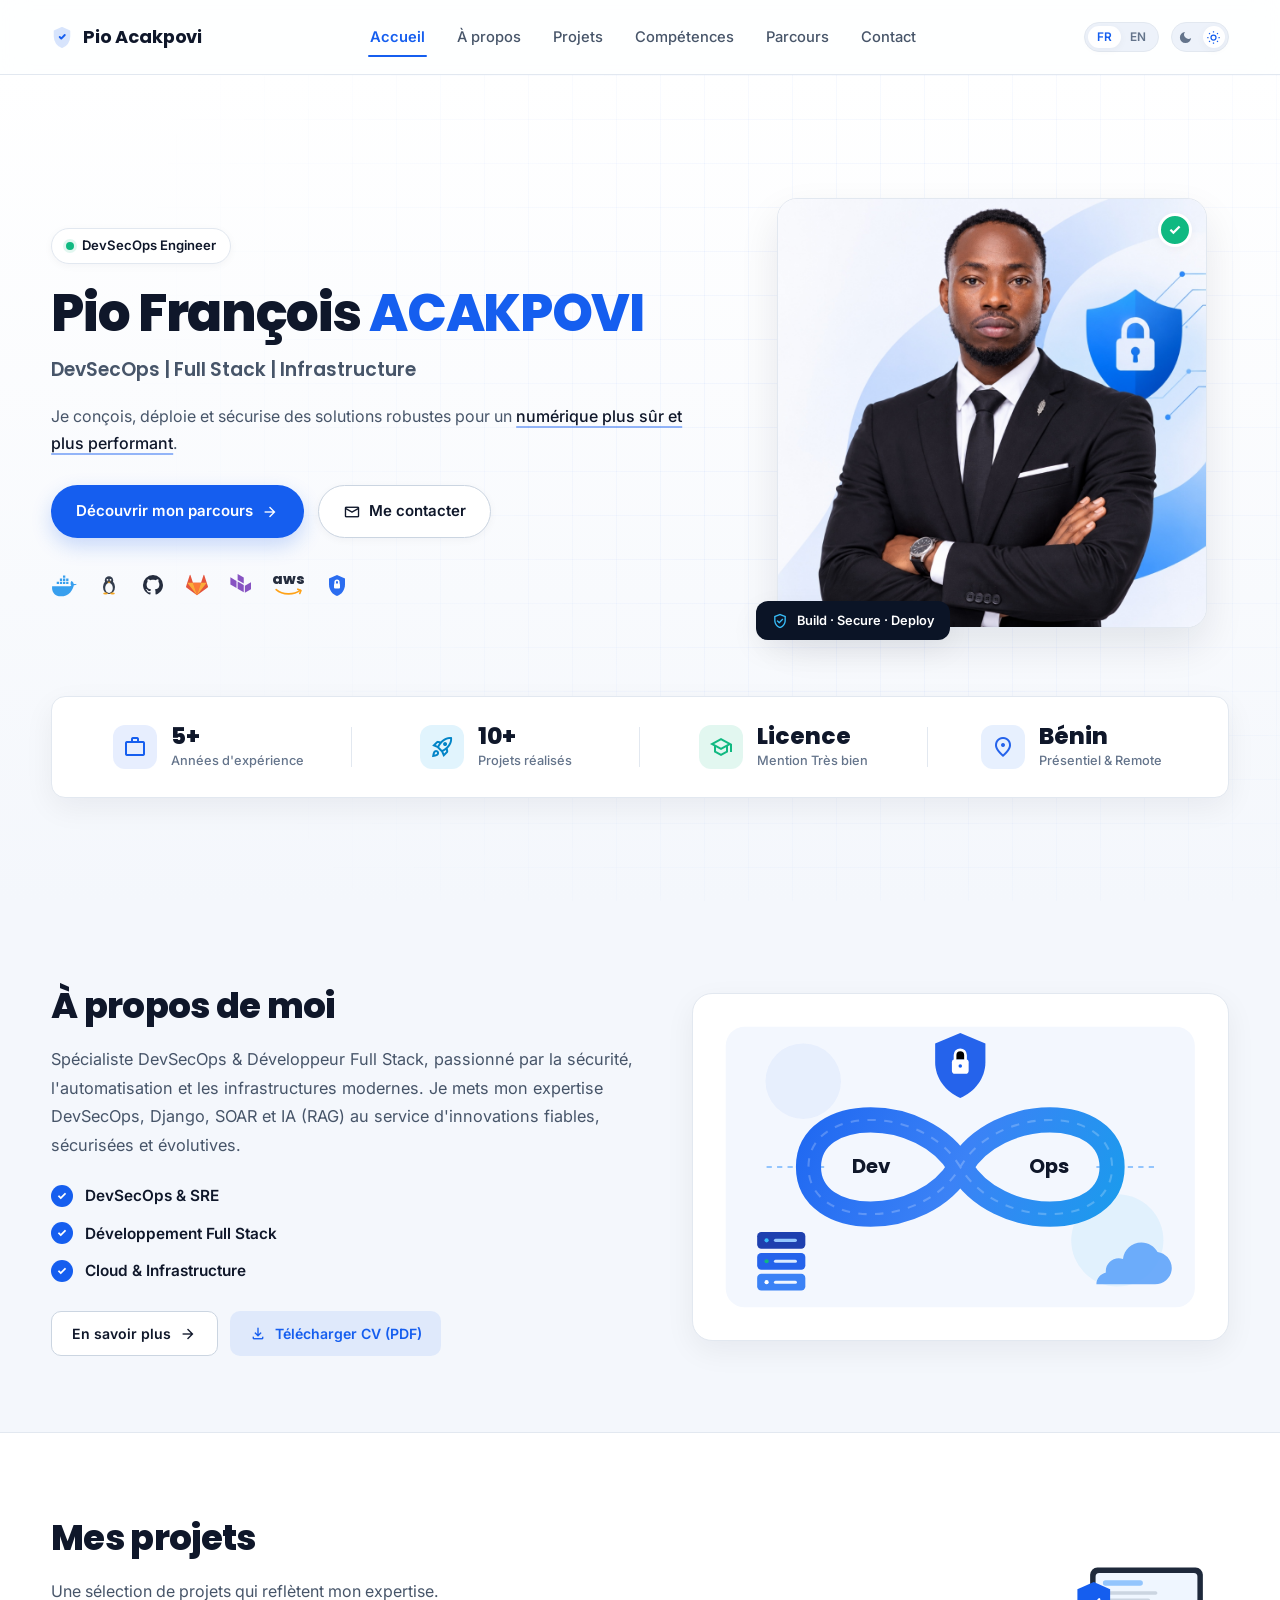
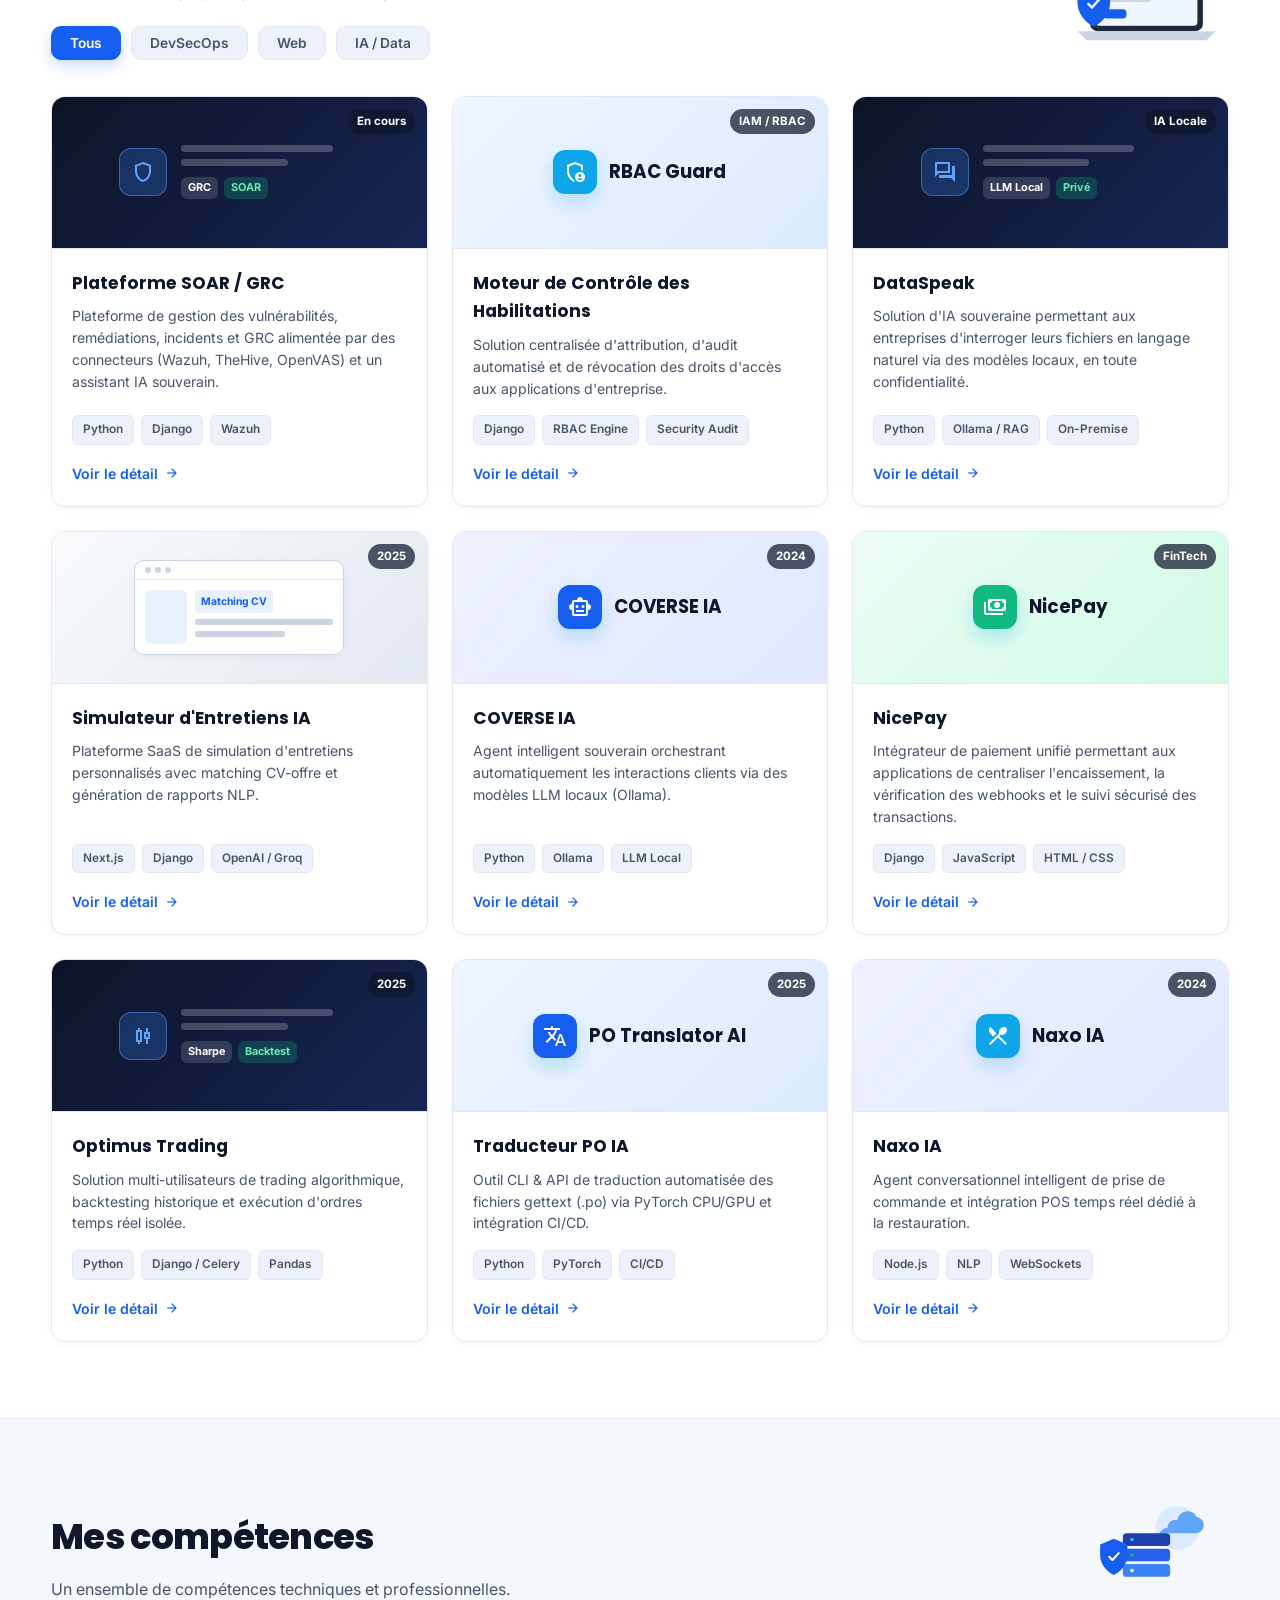
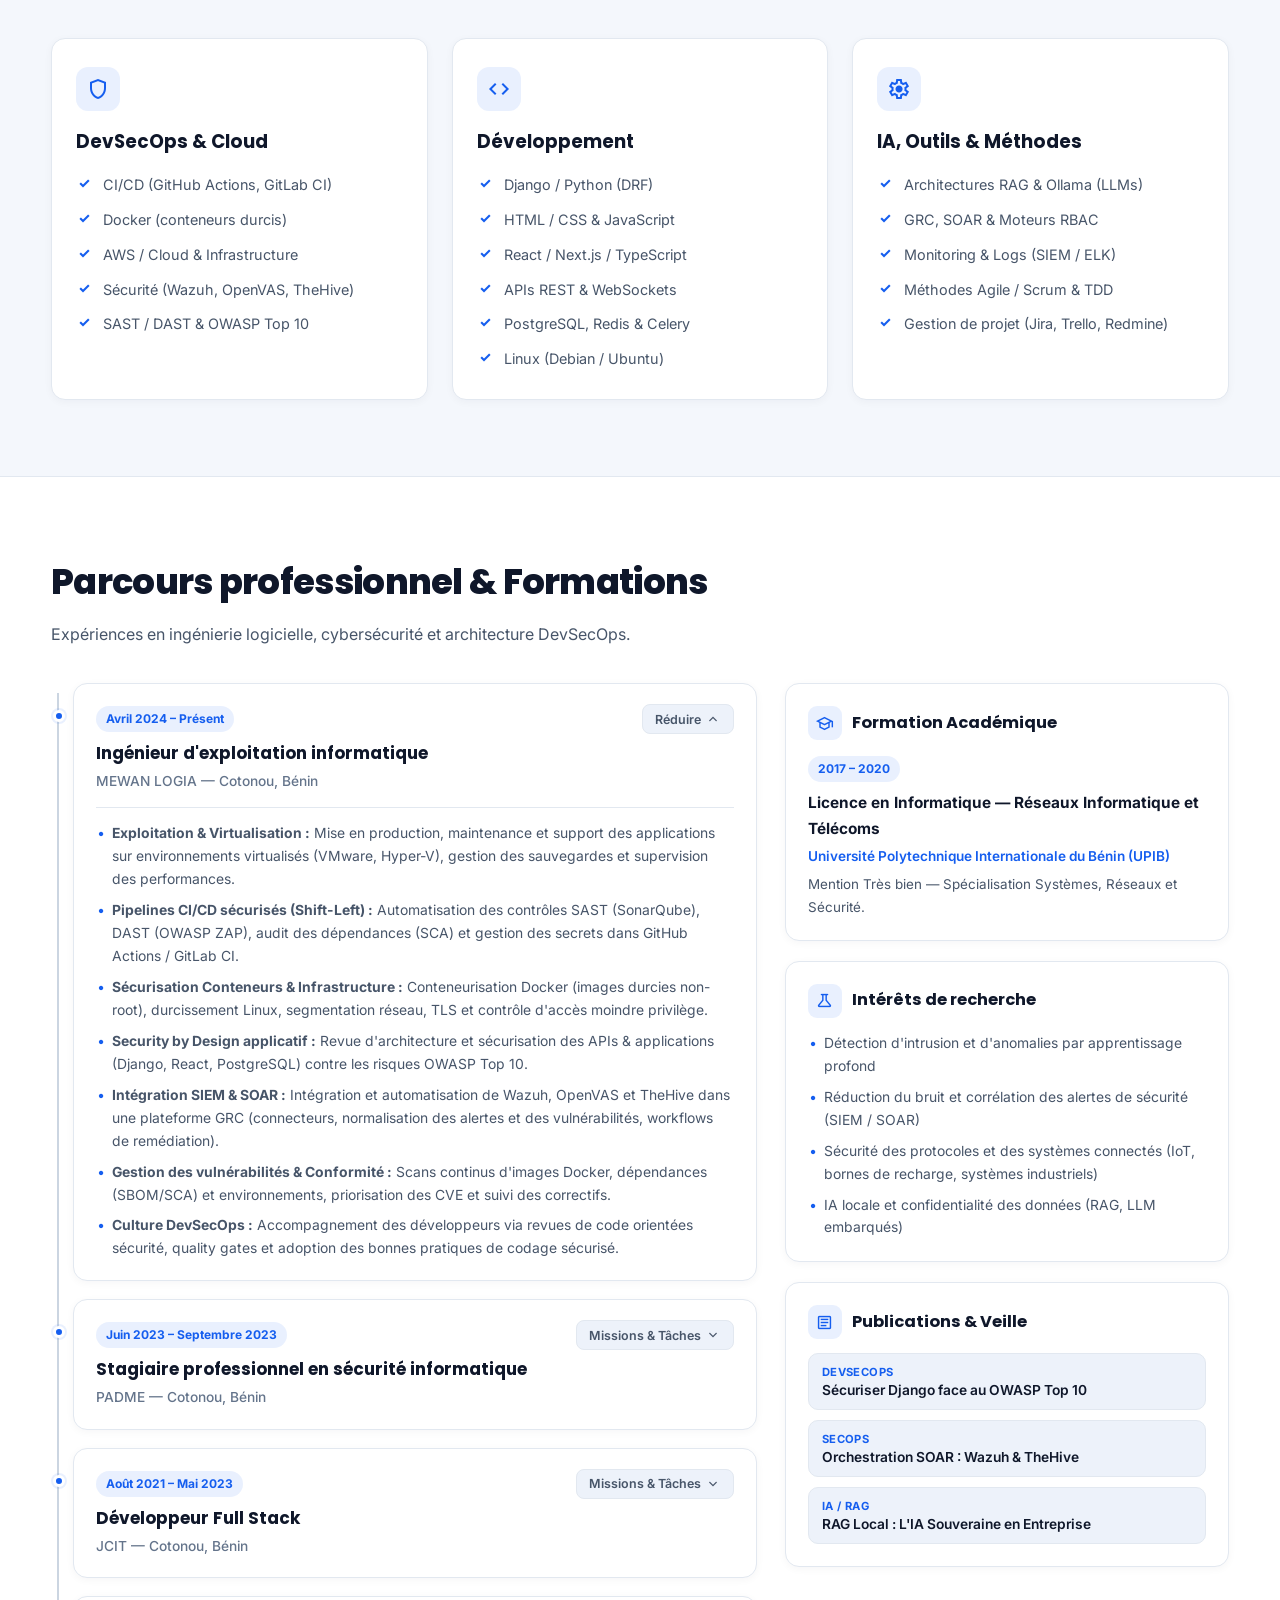
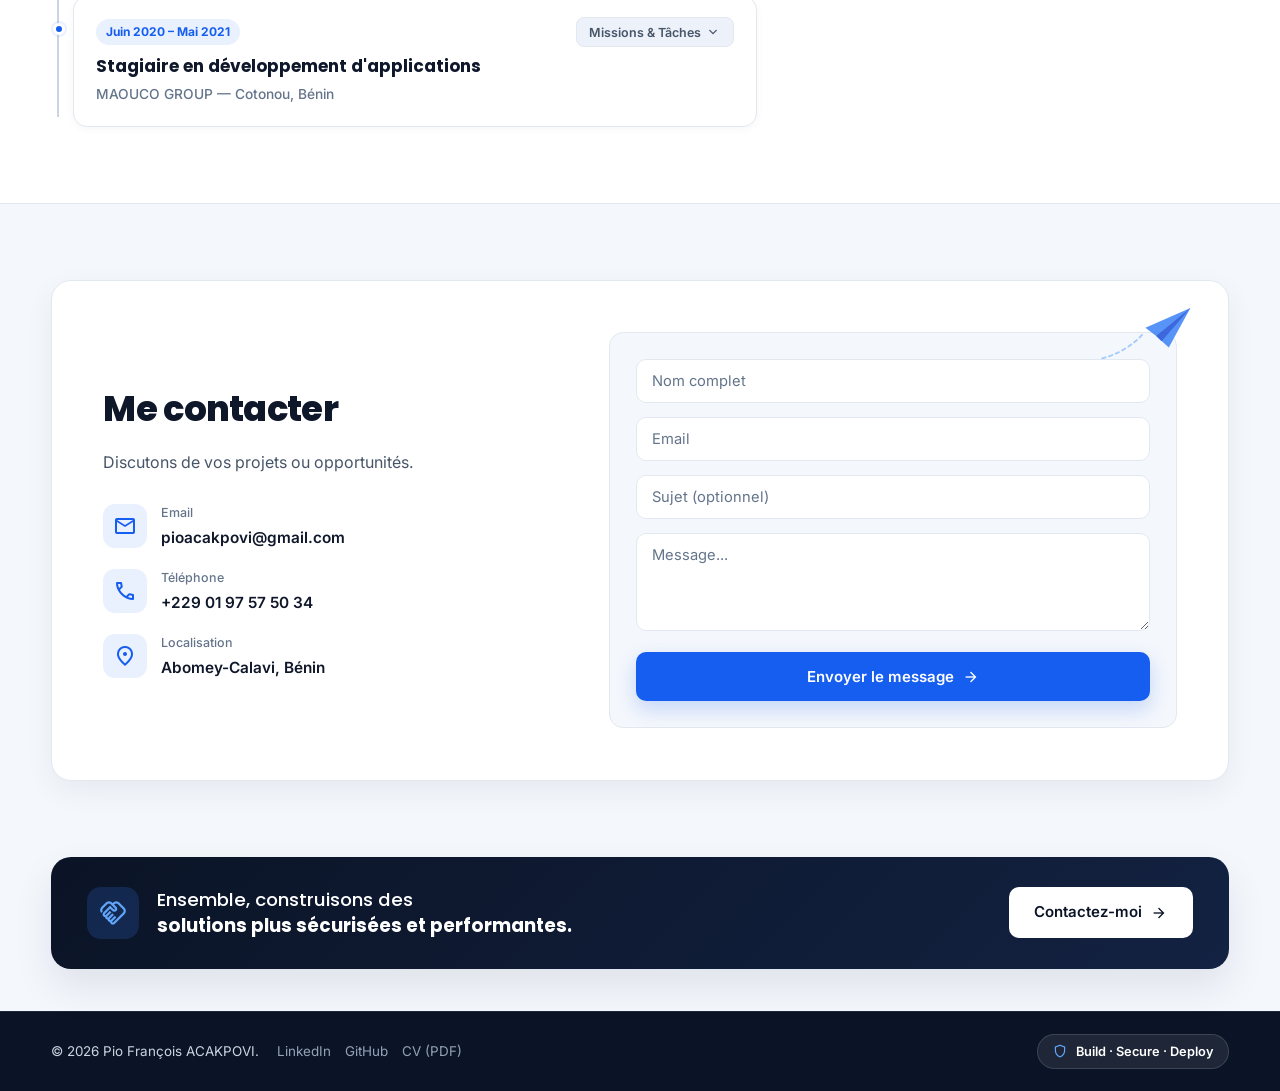
<file: index.html>
<!DOCTYPE html>
<html lang="fr">

<head>
    <meta charset="UTF-8">
    <meta name="viewport" content="width=device-width, initial-scale=1.0">
    <meta name="description" content="Pio François ACAKPOVI — DevSecOps Engineer, Développeur Full Stack & Architecte Infrastructure / SOAR & IA.">
    <title>Pio François ACAKPOVI | DevSecOps Engineer · Full Stack · Infrastructure</title>

    <!-- Google Fonts: Inter, Poppins & Manrope (Polices recommandées) -->
    <link rel="preconnect" href="https://fonts.googleapis.com">
    <link rel="preconnect" href="https://fonts.gstatic.com" crossorigin>
    <link href="https://fonts.googleapis.com/css2?family=Inter:wght@400;500;600;700&family=Manrope:wght@600;700;800&family=Poppins:wght@500;600;700;800&display=swap" rel="stylesheet">

    <!-- Material Symbols Outlined -->
    <link href="https://fonts.googleapis.com/css2?family=Material+Symbols+Outlined:wght,FILL@100..700,0..1&display=swap" rel="stylesheet">

    <!-- Stylesheet -->
    <link rel="stylesheet" href="style.css">
</head>

<body>
    <!-- Header Navigation -->
    <header id="main-header" class="header">
        <div class="container nav-container">
            <a href="#accueil" class="brand-logo" aria-label="Pio Acakpovi - Accueil">
                <span class="brand-shield" aria-hidden="true">
                    <svg viewBox="0 0 24 24" width="22" height="22" fill="none">
                        <path d="M12 2L4 5.5V11.5C4 16.8 7.4 21.6 12 23C16.6 21.6 20 16.8 20 11.5V5.5L12 2Z" fill="currentColor" opacity="0.16" stroke="currentColor" stroke-width="2" stroke-linejoin="round"/>
                        <path d="M9.5 12L11.2 13.7L15 9.8" stroke="currentColor" stroke-width="2.1" stroke-linecap="round" stroke-linejoin="round"/>
                    </svg>
                </span>
                <span class="brand-name">Pio Acakpovi</span>
            </a>

            <nav id="nav-menu" class="nav-menu" aria-label="Navigation principale">
                <a href="#accueil" class="nav-link active" data-i18n="nav.home">Accueil</a>
                <a href="#apropos" class="nav-link" data-i18n="nav.about">À propos</a>
                <a href="#projets" class="nav-link" data-i18n="nav.projects">Projets</a>
                <a href="#competences" class="nav-link" data-i18n="nav.skills">Compétences</a>
                <a href="#parcours" class="nav-link" data-i18n="nav.journey">Parcours</a>
                <a href="#contact" class="nav-link" data-i18n="nav.contact">Contact</a>
            </nav>

            <div class="header-actions">
                <!-- Language Switcher -->
                <div class="lang-switch" role="group" aria-label="Langue">
                    <button type="button" class="lang-btn active" data-lang="fr">FR</button>
                    <button type="button" class="lang-btn" data-lang="en">EN</button>
                </div>

                <!-- Pill Theme Toggle (Light default / Dark available) -->
                <button id="theme-toggle" class="theme-pill-toggle" type="button" aria-label="Basculer entre le mode clair et le mode sombre" title="Mode clair / sombre">
                    <span class="theme-pill-icon theme-icon-moon" aria-hidden="true">
                        <svg viewBox="0 0 24 24" width="15" height="15" fill="currentColor">
                            <path d="M21 12.79A9 9 0 1 1 11.21 3 7 7 0 0 0 21 12.79z"/>
                        </svg>
                    </span>
                    <span class="theme-pill-icon theme-icon-sun" aria-hidden="true">
                        <svg viewBox="0 0 24 24" width="15" height="15" fill="none" stroke="currentColor" stroke-width="2">
                            <circle cx="12" cy="12" r="4"/>
                            <path d="M12 2v2M12 20v2M4.93 4.93l1.41 1.41M17.66 17.66l1.41 1.41M2 12h2M20 12h2M6.34 17.66l-1.41 1.41M19.07 4.93l-1.41 1.41"/>
                        </svg>
                    </span>
                </button>

                <button id="menu-toggle" class="menu-toggle" type="button" aria-label="Ouvrir le menu">
                    <span class="material-symbols-outlined">menu</span>
                </button>
            </div>
        </div>
    </header>

    <main>
        <!-- ==================== HERO SECTION ==================== -->
        <section id="accueil" class="hero-section">
            <div class="hero-bg-grid" aria-hidden="true"></div>
            <div class="container">
                <div class="hero-grid">
                    <!-- Hero Left -->
                    <div class="hero-left">
                        <div class="role-badge">
                            <span class="status-dot" aria-hidden="true"></span>
                            <span data-i18n="hero.badge">DevSecOps Engineer</span>
                        </div>

                        <h1 class="hero-title">
                            Pio François <span class="text-primary">ACAKPOVI</span>
                        </h1>

                        <p class="hero-subtitle" data-i18n="hero.subtitle">
                            DevSecOps | Full Stack | Infrastructure
                        </p>

                        <p class="hero-desc" data-i18n="hero.desc">
                            Je conçois, déploie et sécurise des solutions robustes pour un <span class="desc-highlight">numérique plus sûr et plus performant</span>.
                        </p>

                        <div class="hero-cta-group">
                            <a href="#parcours" class="btn btn-primary">
                                <span data-i18n="hero.btn_journey">Découvrir mon parcours</span>
                                <span class="material-symbols-outlined" aria-hidden="true">arrow_forward</span>
                            </a>
                            <a href="#contact" class="btn btn-outline">
                                <span class="material-symbols-outlined" aria-hidden="true">mail</span>
                                <span data-i18n="hero.btn_contact">Me contacter</span>
                            </a>
                        </div>

                        <!-- Tech Stack Logos Strip -->
                        <div class="hero-tech-strip" aria-label="Technologies principales">
                            <!-- Docker -->
                            <div class="tech-logo-item" title="Docker">
                                <svg viewBox="0 0 24 24" width="26" height="26" fill="#2496ED">
                                    <path d="M13.98 11.08h2.12v-2.1h-2.12v2.1zm-2.9 0h2.12v-2.1h-2.12v2.1zm-2.9 0h2.12v-2.1H8.18v2.1zm-2.9 0h2.12v-2.1H5.28v2.1zm2.9-2.88h2.12V6.1H8.18v2.1zm2.9 0h2.12V6.1h-2.12v2.1zm2.9 0h2.12V6.1h-2.12v2.1zm-2.9-2.88h2.12V3.2h-2.12v2.12zM23.76 11.4c-.54-.37-1.78-.5-2.74-.32-.13-.95-.65-1.77-1.57-2.48l-.54-.4-.36.56c-.46.72-.62 1.72-.44 2.61.1.51.31.99.62 1.38-.42.24-.92.42-1.45.51H1.05l-.05.6c-.16 1.75.23 3.53 1.13 5.02 1.15 1.9 2.9 3.09 5.08 3.45.65.11 1.31.16 1.97.16 3.24 0 6.37-1.26 8.6-3.68 1.97-2.14 3.04-4.96 3.31-6.51.82.06 1.67-.13 2.34-.65l.47-.36-.14-.89z"/>
                                </svg>
                            </div>
                            <!-- Linux -->
                            <div class="tech-logo-item" title="Linux (Debian / Kali)">
                                <svg viewBox="0 0 24 24" width="24" height="24" fill="none">
                                    <ellipse cx="12" cy="14" rx="6" ry="7" fill="#1E293B"/>
                                    <circle cx="12" cy="7.5" r="4.2" fill="#1E293B"/>
                                    <ellipse cx="12" cy="15" rx="3.8" ry="5" fill="#F8FAFC"/>
                                    <circle cx="10.5" cy="6.8" r="0.9" fill="#FFFFFF"/>
                                    <circle cx="13.5" cy="6.8" r="0.9" fill="#FFFFFF"/>
                                    <path d="M10.2 8.8L12 10.2L13.8 8.8H10.2Z" fill="#F59E0B"/>
                                    <ellipse cx="8.5" cy="20.5" rx="2.3" ry="1.1" fill="#F59E0B"/>
                                    <ellipse cx="15.5" cy="20.5" rx="2.3" ry="1.1" fill="#F59E0B"/>
                                </svg>
                            </div>
                            <!-- GitHub -->
                            <div class="tech-logo-item" title="GitHub">
                                <svg viewBox="0 0 24 24" width="24" height="24" fill="currentColor" class="icon-github">
                                    <path d="M12 2A10 10 0 0 0 2 12c0 4.42 2.87 8.17 6.84 9.5.5.08.66-.23.66-.5v-1.69c-2.77.6-3.36-1.34-3.36-1.34-.46-1.16-1.11-1.47-1.11-1.47-.9-.62.07-.6.07-.6 1 .07 1.53 1.03 1.53 1.03.9 1.52 2.34 1.07 2.91.83.1-.65.35-1.09.63-1.34-2.22-.25-4.55-1.11-4.55-4.92 0-1.11.38-2 1.03-2.71-.1-.25-.45-1.29.1-2.64 0 0 .84-.27 2.75 1.02.79-.22 1.65-.33 2.5-.33.85 0 1.71.11 2.5.33 1.91-1.29 2.75-1.02 2.75-1.02.55 1.35.2 2.39.1 2.64.65.71 1.03 1.6 1.03 2.71 0 3.82-2.34 4.66-4.57 4.91.36.31.69.92.69 1.85V21c0 .27.16.59.67.5C19.14 20.16 22 16.42 22 12A10 10 0 0 0 12 2z"/>
                                </svg>
                            </div>
                            <!-- GitLab -->
                            <div class="tech-logo-item" title="GitLab CI/CD">
                                <svg viewBox="0 0 24 24" width="24" height="24">
                                    <path fill="#E24329" d="M22.65 14.39L12 22.13 1.35 14.39a.84.84 0 0 1-.3-.94l1.22-3.78 2.44-7.51A.42.42 0 0 1 4.82 2a.43.43 0 0 1 .58 0 .42.42 0 0 1 .11.18l2.44 7.49h8.1l2.44-7.51A.42.42 0 0 1 18.6 2a.43.43 0 0 1 .58 0 .42.42 0 0 1 .11.18l2.44 7.51L23 13.45a.84.84 0 0 1-.35.94z"/>
                                    <path fill="#FC6D26" d="M12 22.13l4.06-12.46h-8.12L12 22.13z"/>
                                    <path fill="#FCA326" d="M12 22.13L7.94 9.67H2.27L12 22.13zM12 22.13l4.06-12.46h5.67L12 22.13z"/>
                                </svg>
                            </div>
                            <!-- Terraform / IaC -->
                            <div class="tech-logo-item" title="Infrastructure as Code">
                                <svg viewBox="0 0 24 24" width="23" height="23" fill="#7B42BC">
                                    <path d="M1.44 3.5l6.4 3.7v7.4l-6.4-3.7V3.5zm7.56 4.37l6.4 3.7v7.4L9 15.27V7.87zm7.56 4.37l6.4-3.7v7.4l-6.4 3.7v-7.4zM9 0l6.4 3.7v6.33L9 6.33V0z"/>
                                </svg>
                            </div>
                            <!-- AWS -->
                            <div class="tech-logo-item tech-logo-aws" title="AWS / Cloud">
                                <span>aws</span>
                                <svg viewBox="0 0 40 12" width="32" height="10" fill="none">
                                    <path d="M4 3C12 10 26 10 34 4" stroke="#FF9900" stroke-width="2.2" stroke-linecap="round"/>
                                    <path d="M31 2.5L35 4L33.5 7.8" stroke="#FF9900" stroke-width="2" stroke-linecap="round" stroke-linejoin="round"/>
                                </svg>
                            </div>
                            <!-- Security Shield -->
                            <div class="tech-logo-item" title="SecOps & OWASP">
                                <svg viewBox="0 0 24 24" width="24" height="24" fill="none">
                                    <path d="M12 2L4 5.5V11.5C4 16.8 7.4 21.6 12 23C16.6 21.6 20 16.8 20 11.5V5.5L12 2Z" fill="#155EEF"/>
                                    <rect x="9" y="10.5" width="6" height="5" rx="1" fill="#FFFFFF"/>
                                    <path d="M10.2 10.5V9a1.8 1.8 0 013.6 0v1.5" stroke="#FFFFFF" stroke-width="1.6" stroke-linecap="round"/>
                                </svg>
                            </div>
                        </div>
                    </div>

                    <!-- Hero Right: Portrait & DevSecOps Showcase -->
                    <div class="hero-right">
                        <div class="hero-visual-stage">
                            <!-- Soft blue decorative backdrop -->
                            <div class="hero-backdrop-shape" aria-hidden="true"></div>

                            <!-- Executive Profile Photo Card -->
                            <div class="hero-profile-card">
                                <span class="photo-verified-badge" title="Security by Design">
                                    <span class="material-symbols-outlined" aria-hidden="true">check</span>
                                </span>
                                <div class="hero-photo-slot" id="hero-photo-slot">
                                    <img src="assets/profile.jpg" alt="Pio François ACAKPOVI — DevSecOps Engineer" class="hero-portrait-img" onerror="this.style.display='none'; this.nextElementSibling.style.display='flex';">
                                    <!-- Crisp DevSecOps Executive Vector Fallback when no local photo exists -->
                                    <div class="hero-vector-portrait" aria-label="Architecture DevSecOps">
                                        <div class="portrait-top-bar">
                                            <span class="p-dot red"></span>
                                            <span class="p-dot yellow"></span>
                                            <span class="p-dot green"></span>
                                            <span class="p-bar-title">secops-pipeline · prod</span>
                                        </div>
                                        <div class="portrait-body">
                                            <div class="portrait-avatar-ring">
                                                <svg viewBox="0 0 80 80" width="64" height="64" fill="none">
                                                    <circle cx="40" cy="40" r="38" fill="#EEF4FF"/>
                                                    <circle cx="40" cy="30" r="13" fill="#1E293B"/>
                                                    <path d="M16 68C18.5 54 28 47 40 47C52 47 61.5 54 64 68" fill="#155EEF"/>
                                                    <path d="M35 47L40 57L45 47" fill="#FFFFFF"/>
                                                </svg>
                                                <span class="avatar-status-badge" title="Actif"></span>
                                            </div>
                                            <div class="portrait-identity">
                                                <strong>Pio François Acakpovi</strong>
                                                <span>Tech Lead · SecOps &amp; Django</span>
                                            </div>
                                            <div class="posture-metrics">
                                                <div class="posture-row">
                                                    <span class="posture-label">OWASP / SAST</span>
                                                    <span class="posture-pill ok">0 Critique</span>
                                                </div>
                                                <div class="posture-row">
                                                    <span class="posture-label">SIEM / SOAR</span>
                                                    <span class="posture-pill blue">Wazuh + TheHive</span>
                                                </div>
                                                <div class="posture-row">
                                                    <span class="posture-label">IA Souveraine</span>
                                                    <span class="posture-pill ok">RAG · Ollama</span>
                                                </div>
                                            </div>
                                        </div>
                                    </div>
                                </div>
                            </div>

                            <!-- Floating Compact Status Card -->
                            <div class="hero-floating-pill">
                                <span class="material-symbols-outlined">verified_user</span>
                                <span>Build · Secure · Deploy</span>
                            </div>
                        </div>
                    </div>
                </div>

                <!-- 4-Column KPI Stats Bar (directly below Hero, matching mockup) -->
                <div class="kpi-bar reveal">
                    <div class="kpi-item">
                        <div class="kpi-icon kpi-icon-blue">
                            <span class="material-symbols-outlined">work</span>
                        </div>
                        <div class="kpi-text">
                            <div class="kpi-value"><span class="stat-num" data-target="5">5</span>+</div>
                            <div class="kpi-label" data-i18n="stat.years">Années d'expérience</div>
                        </div>
                    </div>

                    <div class="kpi-item">
                        <div class="kpi-icon kpi-icon-sky">
                            <span class="material-symbols-outlined">rocket_launch</span>
                        </div>
                        <div class="kpi-text">
                            <div class="kpi-value"><span class="stat-num" data-target="10">10</span>+</div>
                            <div class="kpi-label" data-i18n="stat.projects">Projets réalisés</div>
                        </div>
                    </div>

                    <div class="kpi-item">
                        <div class="kpi-icon kpi-icon-green">
                            <span class="material-symbols-outlined">school</span>
                        </div>
                        <div class="kpi-text">
                            <div class="kpi-value" data-i18n="stat.degree">Licence</div>
                            <div class="kpi-label" data-i18n="stat.honors">Mention Très bien</div>
                        </div>
                    </div>

                    <div class="kpi-item">
                        <div class="kpi-icon kpi-icon-indigo">
                            <span class="material-symbols-outlined">location_on</span>
                        </div>
                        <div class="kpi-text">
                            <div class="kpi-value" data-i18n="stat.country">Bénin</div>
                            <div class="kpi-label" data-i18n="stat.remote">Présentiel &amp; Remote</div>
                        </div>
                    </div>
                </div>
            </div>
        </section>

        <!-- ==================== À PROPOS SECTION ==================== -->
        <section id="apropos" class="section section-about">
            <div class="container">
                <div class="about-grid reveal">
                    <!-- Left Copy -->
                    <div class="about-content">
                        <h2 class="section-heading" data-i18n="about.title">À propos de moi</h2>
                        <p class="about-lead" data-i18n="about.desc">
                            Spécialiste DevSecOps &amp; Développeur Full Stack, passionné par la sécurité, l'automatisation et les infrastructures modernes. Je mets mon expertise DevSecOps, Django, SOAR et IA (RAG) au service d'innovations fiables, sécurisées et évolutives.
                        </p>

                        <ul class="about-checklist">
                            <li>
                                <span class="check-circle" aria-hidden="true">
                                    <span class="material-symbols-outlined">check</span>
                                </span>
                                <span data-i18n="about.item1">DevSecOps &amp; SRE</span>
                            </li>
                            <li>
                                <span class="check-circle" aria-hidden="true">
                                    <span class="material-symbols-outlined">check</span>
                                </span>
                                <span data-i18n="about.item2">Développement Full Stack</span>
                            </li>
                            <li>
                                <span class="check-circle" aria-hidden="true">
                                    <span class="material-symbols-outlined">check</span>
                                </span>
                                <span data-i18n="about.item3">Cloud &amp; Infrastructure</span>
                            </li>
                        </ul>

                        <div class="about-actions">
                            <button type="button" id="open-profile-modal" class="btn btn-outline-sm">
                                <span data-i18n="about.more_btn">En savoir plus</span>
                                <span class="material-symbols-outlined" aria-hidden="true">arrow_forward</span>
                            </button>
                            <a href="cv.pdf" download="CV_Pio_Acakpovi.pdf" class="btn btn-ghost-sm">
                                <span class="material-symbols-outlined" aria-hidden="true">download</span>
                                <span data-i18n="about.cv_btn">Télécharger CV (PDF)</span>
                            </a>
                        </div>
                    </div>

                    <!-- Right Illustration: DevSecOps Infinity Loop -->
                    <div class="about-visual-card">
                        <svg viewBox="0 0 480 300" class="devsecops-svg" role="img" aria-label="Boucle DevSecOps : Dev, Ops et Sécurité">
                            <defs>
                                <linearGradient id="infBlue" x1="40" y1="60" x2="440" y2="240" gradientUnits="userSpaceOnUse">
                                    <stop offset="0%" stop-color="#155EEF"/>
                                    <stop offset="50%" stop-color="#3B82F6"/>
                                    <stop offset="100%" stop-color="#0EA5E9"/>
                                </linearGradient>
                                <linearGradient id="shieldTopGrad" x1="210" y1="18" x2="270" y2="90" gradientUnits="userSpaceOnUse">
                                    <stop offset="0%" stop-color="#2563EB"/>
                                    <stop offset="100%" stop-color="#1E40AF"/>
                                </linearGradient>
                            </defs>
                            <!-- Soft Ambient Shapes -->
                            <rect x="16" y="16" width="448" height="268" rx="18" fill="var(--illustration-bg)"/>
                            <circle cx="90" cy="68" r="36" fill="#2563EB" opacity="0.06"/>
                            <circle cx="390" cy="220" r="44" fill="#0EA5E9" opacity="0.08"/>

                            <!-- Dashed Orbit Lines -->
                            <path d="M55 150 H110 M370 150 H425" stroke="#93C5FD" stroke-width="2" stroke-dasharray="5 5"/>

                            <!-- Infinity Path -->
                            <path d="M240 150 C205 90, 95 90, 95 150 C95 210, 205 210, 240 150 C275 90, 385 90, 385 150 C385 210, 275 210, 240 150 Z"
                                  fill="none" stroke="url(#infBlue)" stroke-width="24" stroke-linecap="round" stroke-linejoin="round"/>
                            <path d="M240 150 C205 90, 95 90, 95 150 C95 210, 205 210, 240 150 C275 90, 385 90, 385 150 C385 210, 275 210, 240 150 Z"
                                  fill="none" stroke="#FFFFFF" stroke-opacity="0.22" stroke-width="2" stroke-dasharray="8 8"/>

                            <!-- Labels Dev & Ops -->
                            <text x="155" y="156" text-anchor="middle" font-family="Poppins, Inter, sans-serif" font-weight="700" font-size="19" fill="var(--text-main)">Dev</text>
                            <text x="325" y="156" text-anchor="middle" font-family="Poppins, Inter, sans-serif" font-weight="700" font-size="19" fill="var(--text-main)">Ops</text>

                            <!-- Top Center Security Shield -->
                            <g transform="translate(212, 22)">
                                <path d="M28 0L4 10V28C4 43 14.2 56.5 28 62C41.8 56.5 52 43 52 28V10L28 0Z" fill="url(#shieldTopGrad)"/>
                                <rect x="20" y="25" width="16" height="14" rx="3" fill="#FFFFFF"/>
                                <path d="M23 25V21C23 18.2 25.2 16 28 16C30.8 16 33 18.2 33 21V25" stroke="#FFFFFF" stroke-width="2.6" stroke-linecap="round"/>
                                <circle cx="28" cy="31.5" r="1.7" fill="#155EEF"/>
                            </g>

                            <!-- Bottom Left Server Rack Icon -->
                            <g transform="translate(46, 212)">
                                <rect x="0" y="0" width="46" height="16" rx="4" fill="#1E40AF"/>
                                <circle cx="9" cy="8" r="2" fill="#38BDF8"/>
                                <rect x="16" y="6.5" width="22" height="3" rx="1.5" fill="#93C5FD"/>
                                <rect x="0" y="20" width="46" height="16" rx="4" fill="#2563EB"/>
                                <circle cx="9" cy="28" r="2" fill="#10B981"/>
                                <rect x="16" y="26.5" width="22" height="3" rx="1.5" fill="#DBEAFE"/>
                                <rect x="0" y="40" width="46" height="16" rx="4" fill="#3B82F6"/>
                                <circle cx="9" cy="48" r="2" fill="#FFFFFF"/>
                                <rect x="16" y="46.5" width="22" height="3" rx="1.5" fill="#EFF6FF"/>
                            </g>

                            <!-- Bottom Right Cloud Icon -->
                            <g transform="translate(362, 222)">
                                <path d="M22 40H64C72.8 40 80 33.1 80 24.5C80 16.7 74.1 10.2 66.4 9.2C63.5 3.7 57.7 0 51 0C41.8 0 34.3 6.9 33.4 15.8C32.2 15.3 30.8 15 29.4 15C22.6 15 17 20.5 17 27.3C17 27.8 17 28.2 17.1 28.7C11.9 30 8 34.6 8 40H22Z" fill="#60A5FA" opacity="0.9"/>
                            </g>
                        </svg>
                    </div>
                </div>
            </div>
        </section>

        <!-- ==================== MES PROJETS SECTION ==================== -->
        <section id="projets" class="section section-alt">
            <div class="container">
                <div class="section-header-split reveal">
                    <div>
                        <h2 class="section-heading" data-i18n="proj.title">Mes projets</h2>
                        <p class="section-subheading" data-i18n="proj.subtitle">Une sélection de projets qui reflètent mon expertise.</p>

                        <!-- Category Filter Pills -->
                        <div class="filter-pills" role="tablist" aria-label="Filtrer les projets">
                            <button type="button" class="filter-btn active" data-filter="all" data-i18n="proj.filter_all">Tous</button>
                            <button type="button" class="filter-btn" data-filter="devsecops" data-i18n="proj.filter_secops">DevSecOps</button>
                            <button type="button" class="filter-btn" data-filter="web" data-i18n="proj.filter_web">Web</button>
                            <button type="button" class="filter-btn" data-filter="ai" data-i18n="proj.filter_ai">IA / Data</button>
                        </div>
                    </div>

                    <!-- Mini Laptop + Shield Illustration (matching mockup) -->
                    <div class="section-illustration" aria-hidden="true">
                        <svg viewBox="0 0 180 110" width="165" height="100" fill="none">
                            <rect x="28" y="16" width="124" height="70" rx="8" fill="#1E293B"/>
                            <rect x="34" y="22" width="112" height="58" rx="4" fill="#EFF6FF"/>
                            <rect x="42" y="30" width="44" height="6" rx="3" fill="#93C5FD"/>
                            <rect x="42" y="42" width="60" height="4" rx="2" fill="#CBD5E1"/>
                            <rect x="42" y="50" width="52" height="4" rx="2" fill="#CBD5E1"/>
                            <rect x="42" y="62" width="26" height="10" rx="4" fill="#155EEF"/>
                            <path d="M14 86H166L156 96H24L14 86Z" fill="#CBD5E1"/>
                            <!-- Shield Overlay -->
                            <g transform="translate(10, 32)">
                                <path d="M22 0L4 8V22C4 34 11.8 44.5 22 49C32.2 44.5 40 34 40 22V8L22 0Z" fill="#155EEF"/>
                                <path d="M16 24L20 28L28 19" stroke="#FFFFFF" stroke-width="2.6" stroke-linecap="round" stroke-linejoin="round"/>
                            </g>
                        </svg>
                    </div>
                </div>

                <!-- 3-Column Projects Grid -->
                <div class="projects-grid">
                    <!-- Project 1: SOAR / GRC Platform -->
                    <article class="project-card reveal" data-project-id="grc" data-category="devsecops web">
                        <div class="project-preview preview-dark">
                            <div class="preview-ui">
                                <div class="preview-shield-badge">
                                    <span class="material-symbols-outlined">shield</span>
                                </div>
                                <div class="preview-bars">
                                    <span class="bar w-70"></span>
                                    <span class="bar w-50"></span>
                                    <div class="preview-mini-grid">
                                        <span class="mini-stat">GRC</span>
                                        <span class="mini-stat ok">SOAR</span>
                                    </div>
                                </div>
                            </div>
                            <span class="project-year-badge" data-i18n="proj.p1_badge">En cours</span>
                        </div>
                        <div class="project-body">
                            <h3 class="project-title" data-i18n="proj.p1_title">Plateforme SOAR / GRC</h3>
                            <p class="project-desc" data-i18n="proj.p1_desc">Plateforme de gestion des vulnérabilités, remédiations, incidents et GRC alimentée par des connecteurs (Wazuh, TheHive, OpenVAS) et un assistant IA souverain.</p>
                            <div class="project-tags">
                                <span>Python</span>
                                <span>Django</span>
                                <span>Wazuh</span>
                            </div>
                            <button type="button" class="project-detail-link" data-project="grc">
                                <span data-i18n="proj.details">Voir le détail</span>
                                <span class="material-symbols-outlined" aria-hidden="true">arrow_forward</span>
                            </button>
                        </div>
                    </article>

                    <!-- Project 2: Contrôle des Habilitations (RBAC) -->
                    <article class="project-card reveal" data-project-id="rbac" data-category="devsecops web">
                        <div class="project-preview preview-light">
                            <div class="preview-brand-lockup">
                                <div class="brand-cube">
                                    <span class="material-symbols-outlined">admin_panel_settings</span>
                                </div>
                                <strong>RBAC Guard</strong>
                            </div>
                            <span class="project-year-badge">IAM / RBAC</span>
                        </div>
                        <div class="project-body">
                            <h3 class="project-title" data-i18n="proj.p2_title">Moteur de Contrôle des Habilitations</h3>
                            <p class="project-desc" data-i18n="proj.p2_desc">Solution centralisée d'attribution, d'audit automatisé et de révocation des droits d'accès aux applications d'entreprise.</p>
                            <div class="project-tags">
                                <span>Django</span>
                                <span>RBAC Engine</span>
                                <span>Security Audit</span>
                            </div>
                            <button type="button" class="project-detail-link" data-project="rbac">
                                <span data-i18n="proj.details">Voir le détail</span>
                                <span class="material-symbols-outlined" aria-hidden="true">arrow_forward</span>
                            </button>
                        </div>
                    </article>

                    <!-- Project 3: DataSpeak -->
                    <article class="project-card reveal" data-project-id="dataspeak" data-category="ai devsecops web">
                        <div class="project-preview preview-dark">
                            <div class="preview-ui">
                                <div class="preview-shield-badge">
                                    <span class="material-symbols-outlined">forum</span>
                                </div>
                                <div class="preview-bars">
                                    <span class="bar w-70"></span>
                                    <span class="bar w-50"></span>
                                    <div class="preview-mini-grid">
                                        <span class="mini-stat">LLM Local</span>
                                        <span class="mini-stat ok">Privé</span>
                                    </div>
                                </div>
                            </div>
                            <span class="project-year-badge">IA Locale</span>
                        </div>
                        <div class="project-body">
                            <h3 class="project-title" data-i18n="proj.p9_title">DataSpeak</h3>
                            <p class="project-desc" data-i18n="proj.p9_desc">Solution d'IA souveraine permettant aux entreprises d'interroger leurs fichiers en langage naturel via des modèles locaux, en toute confidentialité.</p>
                            <div class="project-tags">
                                <span>Python</span>
                                <span>Ollama / RAG</span>
                                <span>On-Premise</span>
                            </div>
                            <button type="button" class="project-detail-link" data-project="dataspeak">
                                <span data-i18n="proj.details">Voir le détail</span>
                                <span class="material-symbols-outlined" aria-hidden="true">arrow_forward</span>
                            </button>
                        </div>
                    </article>

                    <!-- Project 4: Plateforme SaaS Entretiens IA -->
                    <article class="project-card reveal" data-project-id="rag" data-category="ai web">
                        <div class="project-preview preview-saas">
                            <div class="saas-mockup-window">
                                <div class="saas-mockup-header">
                                    <span></span><span></span><span></span>
                                </div>
                                <div class="saas-mockup-content">
                                    <div class="saas-sidebar"></div>
                                    <div class="saas-main">
                                        <div class="saas-pill">Matching CV</div>
                                        <div class="saas-line"></div>
                                        <div class="saas-line short"></div>
                                    </div>
                                </div>
                            </div>
                            <span class="project-year-badge">2025</span>
                        </div>
                        <div class="project-body">
                            <h3 class="project-title" data-i18n="proj.p3_title">Simulateur d'Entretiens IA</h3>
                            <p class="project-desc" data-i18n="proj.p3_desc">Plateforme SaaS de simulation d'entretiens personnalisés avec matching CV-offre et génération de rapports NLP.</p>
                            <div class="project-tags">
                                <span>Next.js</span>
                                <span>Django</span>
                                <span>OpenAI / Groq</span>
                            </div>
                            <button type="button" class="project-detail-link" data-project="rag">
                                <span data-i18n="proj.details">Voir le détail</span>
                                <span class="material-symbols-outlined" aria-hidden="true">arrow_forward</span>
                            </button>
                        </div>
                    </article>

                    <!-- Project 4: COVERSE IA -->
                    <article class="project-card reveal" data-project-id="coverse" data-category="ai">
                        <div class="project-preview preview-indigo">
                            <div class="preview-brand-lockup">
                                <div class="brand-cube blue">
                                    <span class="material-symbols-outlined">smart_toy</span>
                                </div>
                                <strong>COVERSE IA</strong>
                            </div>
                            <span class="project-year-badge">2024</span>
                        </div>
                        <div class="project-body">
                            <h3 class="project-title" data-i18n="proj.p4_title">COVERSE IA</h3>
                            <p class="project-desc" data-i18n="proj.p4_desc">Agent intelligent souverain orchestrant automatiquement les interactions clients via des modèles LLM locaux (Ollama).</p>
                            <div class="project-tags">
                                <span>Python</span>
                                <span>Ollama</span>
                                <span>LLM Local</span>
                            </div>
                            <button type="button" class="project-detail-link" data-project="coverse">
                                <span data-i18n="proj.details">Voir le détail</span>
                                <span class="material-symbols-outlined" aria-hidden="true">arrow_forward</span>
                            </button>
                        </div>
                    </article>

                    <!-- Project 5: NicePay -->
                    <article class="project-card reveal" data-project-id="nicepay" data-category="web devsecops">
                        <div class="project-preview preview-emerald">
                            <div class="preview-brand-lockup">
                                <div class="brand-cube green">
                                    <span class="material-symbols-outlined">payments</span>
                                </div>
                                <strong>NicePay</strong>
                            </div>
                            <span class="project-year-badge">FinTech</span>
                        </div>
                        <div class="project-body">
                            <h3 class="project-title" data-i18n="proj.p5_title">NicePay</h3>
                            <p class="project-desc" data-i18n="proj.p5_desc">Intégrateur de paiement unifié permettant aux applications de centraliser l'encaissement, la vérification des webhooks et le suivi sécurisé des transactions.</p>
                            <div class="project-tags">
                                <span>Django</span>
                                <span>JavaScript</span>
                                <span>HTML / CSS</span>
                            </div>
                            <button type="button" class="project-detail-link" data-project="nicepay">
                                <span data-i18n="proj.details">Voir le détail</span>
                                <span class="material-symbols-outlined" aria-hidden="true">arrow_forward</span>
                            </button>
                        </div>
                    </article>

                    <!-- Project 6: Optimus -->
                    <article class="project-card reveal" data-project-id="optimus" data-category="web ai">
                        <div class="project-preview preview-dark">
                            <div class="preview-ui">
                                <div class="preview-shield-badge">
                                    <span class="material-symbols-outlined">candlestick_chart</span>
                                </div>
                                <div class="preview-bars">
                                    <span class="bar w-70"></span>
                                    <span class="bar w-50"></span>
                                    <div class="preview-mini-grid">
                                        <span class="mini-stat">Sharpe</span>
                                        <span class="mini-stat ok">Backtest</span>
                                    </div>
                                </div>
                            </div>
                            <span class="project-year-badge">2025</span>
                        </div>
                        <div class="project-body">
                            <h3 class="project-title" data-i18n="proj.p8_title">Optimus Trading</h3>
                            <p class="project-desc" data-i18n="proj.p8_desc">Solution multi-utilisateurs de trading algorithmique, backtesting historique et exécution d'ordres temps réel isolée.</p>
                            <div class="project-tags">
                                <span>Python</span>
                                <span>Django / Celery</span>
                                <span>Pandas</span>
                            </div>
                            <button type="button" class="project-detail-link" data-project="optimus">
                                <span data-i18n="proj.details">Voir le détail</span>
                                <span class="material-symbols-outlined" aria-hidden="true">arrow_forward</span>
                            </button>
                        </div>
                    </article>

                    <!-- Project 7: Traducteur PO IA -->
                    <article class="project-card reveal" data-project-id="translator" data-category="ai">
                        <div class="project-preview preview-light">
                            <div class="preview-brand-lockup">
                                <div class="brand-cube blue">
                                    <span class="material-symbols-outlined">translate</span>
                                </div>
                                <strong>PO Translator AI</strong>
                            </div>
                            <span class="project-year-badge">2025</span>
                        </div>
                        <div class="project-body">
                            <h3 class="project-title" data-i18n="proj.p6_title">Traducteur PO IA</h3>
                            <p class="project-desc" data-i18n="proj.p6_desc">Outil CLI &amp; API de traduction automatisée des fichiers gettext (.po) via PyTorch CPU/GPU et intégration CI/CD.</p>
                            <div class="project-tags">
                                <span>Python</span>
                                <span>PyTorch</span>
                                <span>CI/CD</span>
                            </div>
                            <button type="button" class="project-detail-link" data-project="translator">
                                <span data-i18n="proj.details">Voir le détail</span>
                                <span class="material-symbols-outlined" aria-hidden="true">arrow_forward</span>
                            </button>
                        </div>
                    </article>

                    <!-- Project 8: Naxo IA -->
                    <article class="project-card reveal" data-project-id="naxo" data-category="ai web">
                        <div class="project-preview preview-indigo">
                            <div class="preview-brand-lockup">
                                <div class="brand-cube">
                                    <span class="material-symbols-outlined">restaurant_menu</span>
                                </div>
                                <strong>Naxo IA</strong>
                            </div>
                            <span class="project-year-badge">2024</span>
                        </div>
                        <div class="project-body">
                            <h3 class="project-title" data-i18n="proj.p7_title">Naxo IA</h3>
                            <p class="project-desc" data-i18n="proj.p7_desc">Agent conversationnel intelligent de prise de commande et intégration POS temps réel dédié à la restauration.</p>
                            <div class="project-tags">
                                <span>Node.js</span>
                                <span>NLP</span>
                                <span>WebSockets</span>
                            </div>
                            <button type="button" class="project-detail-link" data-project="naxo">
                                <span data-i18n="proj.details">Voir le détail</span>
                                <span class="material-symbols-outlined" aria-hidden="true">arrow_forward</span>
                            </button>
                        </div>
                    </article>
                </div>
            </div>
        </section>

        <!-- ==================== MES COMPÉTENCES SECTION ==================== -->
        <section id="competences" class="section section-skills">
            <div class="container">
                <div class="section-header-split reveal">
                    <div>
                        <h2 class="section-heading" data-i18n="skills.title">Mes compétences</h2>
                        <p class="section-subheading" data-i18n="skills.subtitle">Un ensemble de compétences techniques et professionnelles.</p>
                    </div>

                    <!-- Isometric Infrastructure + Shield Illustration (matching mockup) -->
                    <div class="section-illustration" aria-hidden="true">
                        <svg viewBox="0 0 180 110" width="165" height="100" fill="none">
                            <circle cx="124" cy="36" r="24" fill="#DBEAFE"/>
                            <path d="M104 42H144C149 42 153 38 153 33C153 28.5 149.6 24.8 145.2 24.2C143.4 20.5 139.6 18 135.2 18C129.3 18 124.5 22.4 123.9 28.1C123.1 27.8 122.2 27.6 121.3 27.6C116.8 27.6 113.2 31.2 113.2 35.7C109.2 36.4 106 39 104 42Z" fill="#60A5FA"/>
                            <!-- Server Stack -->
                            <rect x="64" y="42" width="52" height="14" rx="4" fill="#1E40AF"/>
                            <circle cx="74" cy="49" r="2" fill="#38BDF8"/>
                            <rect x="64" y="59" width="52" height="14" rx="4" fill="#2563EB"/>
                            <circle cx="74" cy="66" r="2" fill="#10B981"/>
                            <rect x="64" y="76" width="52" height="14" rx="4" fill="#3B82F6"/>
                            <circle cx="74" cy="83" r="2" fill="#FFFFFF"/>
                            <!-- Shield Accent -->
                            <g transform="translate(36, 48)">
                                <path d="M18 0L3 6.5V18C3 27.5 9.4 36 18 40C26.6 36 33 27.5 33 18V6.5L18 0Z" fill="#155EEF"/>
                                <path d="M13 20L16.5 23.5L23.5 16" stroke="#FFFFFF" stroke-width="2.2" stroke-linecap="round" stroke-linejoin="round"/>
                            </g>
                        </svg>
                    </div>
                </div>

                <!-- 3-Column Skills Cards -->
                <div class="skills-grid">
                    <!-- Card 1: DevSecOps & Cloud -->
                    <div class="skill-category-card reveal">
                        <div class="skill-card-icon">
                            <span class="material-symbols-outlined">shield</span>
                        </div>
                        <h3 class="skill-card-heading" data-i18n="skills.c1_title">DevSecOps &amp; Cloud</h3>
                        <ul class="skill-checklist">
                            <li>
                                <span class="material-symbols-outlined check-icon">check</span>
                                <span data-i18n="skills.c1_i1">CI/CD (GitHub Actions, GitLab CI)</span>
                            </li>
                            <li>
                                <span class="material-symbols-outlined check-icon">check</span>
                                <span data-i18n="skills.c1_i2">Docker (conteneurs durcis)</span>
                            </li>
                            <li>
                                <span class="material-symbols-outlined check-icon">check</span>
                                <span data-i18n="skills.c1_i3">AWS / Cloud &amp; Infrastructure</span>
                            </li>
                            <li>
                                <span class="material-symbols-outlined check-icon">check</span>
                                <span data-i18n="skills.c1_i4">Sécurité (Wazuh, OpenVAS, TheHive)</span>
                            </li>
                            <li>
                                <span class="material-symbols-outlined check-icon">check</span>
                                <span data-i18n="skills.c1_i5">SAST / DAST &amp; OWASP Top 10</span>
                            </li>
                        </ul>
                    </div>

                    <!-- Card 2: Développement -->
                    <div class="skill-category-card reveal">
                        <div class="skill-card-icon">
                            <span class="material-symbols-outlined">code</span>
                        </div>
                        <h3 class="skill-card-heading" data-i18n="skills.c2_title">Développement</h3>
                        <ul class="skill-checklist">
                            <li>
                                <span class="material-symbols-outlined check-icon">check</span>
                                <span data-i18n="skills.c2_i1">Django / Python (DRF)</span>
                            </li>
                            <li>
                                <span class="material-symbols-outlined check-icon">check</span>
                                <span data-i18n="skills.c2_i6">HTML / CSS &amp; JavaScript</span>
                            </li>
                            <li>
                                <span class="material-symbols-outlined check-icon">check</span>
                                <span data-i18n="skills.c2_i2">React / Next.js / TypeScript</span>
                            </li>
                            <li>
                                <span class="material-symbols-outlined check-icon">check</span>
                                <span data-i18n="skills.c2_i3">APIs REST &amp; WebSockets</span>
                            </li>
                            <li>
                                <span class="material-symbols-outlined check-icon">check</span>
                                <span data-i18n="skills.c2_i4">PostgreSQL, Redis &amp; Celery</span>
                            </li>
                            <li>
                                <span class="material-symbols-outlined check-icon">check</span>
                                <span data-i18n="skills.c2_i5">Linux (Debian / Ubuntu)</span>
                            </li>
                        </ul>
                    </div>

                    <!-- Card 3: Outils, IA & Méthodes -->
                    <div class="skill-category-card reveal">
                        <div class="skill-card-icon">
                            <span class="material-symbols-outlined">settings</span>
                        </div>
                        <h3 class="skill-card-heading" data-i18n="skills.c3_title">IA, Outils &amp; Méthodes</h3>
                        <ul class="skill-checklist">
                            <li>
                                <span class="material-symbols-outlined check-icon">check</span>
                                <span data-i18n="skills.c3_i1">Architectures RAG &amp; Ollama (LLMs)</span>
                            </li>
                            <li>
                                <span class="material-symbols-outlined check-icon">check</span>
                                <span data-i18n="skills.c3_i2">GRC, SOAR &amp; Moteurs RBAC</span>
                            </li>
                            <li>
                                <span class="material-symbols-outlined check-icon">check</span>
                                <span data-i18n="skills.c3_i3">Monitoring &amp; Logs (SIEM / ELK)</span>
                            </li>
                            <li>
                                <span class="material-symbols-outlined check-icon">check</span>
                                <span data-i18n="skills.c3_i4">Méthodes Agile / Scrum &amp; TDD</span>
                            </li>
                            <li>
                                <span class="material-symbols-outlined check-icon">check</span>
                                <span data-i18n="skills.c3_i5">Gestion de projet (Jira, Trello, Redmine)</span>
                            </li>
                        </ul>
                    </div>
                </div>
            </div>
        </section>

        <!-- ==================== PARCOURS & FORMATIONS SECTION ==================== -->
        <section id="parcours" class="section section-alt">
            <div class="container">
                <div class="section-header-split reveal">
                    <div>
                        <h2 class="section-heading" data-i18n="exp.title">Parcours professionnel &amp; Formations</h2>
                        <p class="section-subheading" data-i18n="exp.subtitle">Expériences en ingénierie logicielle, cybersécurité et architecture DevSecOps.</p>
                    </div>
                </div>

                <div class="journey-layout">
                    <!-- Timeline Experiences -->
                    <div class="timeline-list">
                        <!-- Exp 1 -->
                        <article class="timeline-card reveal active">
                            <div class="timeline-card-header">
                                <div>
                                    <span class="timeline-badge-date" data-i18n="exp.mewan_date">Avril 2024 – Présent</span>
                                    <h3 class="timeline-role" data-i18n="exp.mewan_role">Ingénieur d'exploitation informatique</h3>
                                    <p class="timeline-company">MEWAN LOGIA — Cotonou, Bénin</p>
                                </div>
                                <button type="button" class="timeline-toggle-btn" aria-expanded="true">
                                    <span class="btn-text" data-i18n="exp.collapse">Réduire</span>
                                    <span class="material-symbols-outlined">expand_more</span>
                                </button>
                            </div>
                            <div class="timeline-details">
                                <ul class="timeline-bullets">
                                    <li data-i18n="exp.mewan_b0"><strong>Exploitation &amp; Virtualisation :</strong> Mise en production, maintenance et support des applications sur environnements virtualisés (VMware, Hyper-V), gestion des sauvegardes et supervision des performances.</li>
                                    <li data-i18n="exp.mewan_b1"><strong>Pipelines CI/CD sécurisés (Shift-Left) :</strong> Automatisation des contrôles SAST (SonarQube), DAST (OWASP ZAP), audit des dépendances (SCA) et gestion des secrets dans GitHub Actions / GitLab CI.</li>
                                    <li data-i18n="exp.mewan_b2"><strong>Sécurisation Conteneurs &amp; Infrastructure :</strong> Conteneurisation Docker (images durcies non-root), durcissement Linux, segmentation réseau, TLS et contrôle d'accès moindre privilège.</li>
                                    <li data-i18n="exp.mewan_b3"><strong>Security by Design applicatif :</strong> Revue d'architecture et sécurisation des APIs &amp; applications (Django, React, PostgreSQL) contre les risques OWASP Top 10.</li>
                                    <li data-i18n="exp.mewan_b4"><strong>Intégration SIEM &amp; SOAR :</strong> Intégration et automatisation de Wazuh, OpenVAS et TheHive dans une plateforme GRC (connecteurs, normalisation des alertes et des vulnérabilités, workflows de remédiation).</li>
                                    <li data-i18n="exp.mewan_b5"><strong>Gestion des vulnérabilités &amp; Conformité :</strong> Scans continus d'images Docker, dépendances (SBOM/SCA) et environnements, priorisation des CVE et suivi des correctifs.</li>
                                    <li data-i18n="exp.mewan_b6"><strong>Culture DevSecOps :</strong> Accompagnement des développeurs via revues de code orientées sécurité, quality gates et adoption des bonnes pratiques de codage sécurisé.</li>
                                </ul>
                            </div>
                        </article>

                        <!-- Exp 2 -->
                        <article class="timeline-card reveal">
                            <div class="timeline-card-header">
                                <div>
                                    <span class="timeline-badge-date" data-i18n="exp.padme_date">Juin 2023 – Septembre 2023</span>
                                    <h3 class="timeline-role" data-i18n="exp.padme_role">Stagiaire professionnel en sécurité informatique</h3>
                                    <p class="timeline-company">PADME — Cotonou, Bénin</p>
                                </div>
                                <button type="button" class="timeline-toggle-btn" aria-expanded="false">
                                    <span class="btn-text" data-i18n="exp.toggle_details">Missions &amp; Tâches</span>
                                    <span class="material-symbols-outlined">expand_more</span>
                                </button>
                            </div>
                            <div class="timeline-details">
                                <ul class="timeline-bullets">
                                    <li data-i18n="exp.padme_b1">Révision et amélioration de la Politique de Sécurité des Systèmes d'Information (PSSI).</li>
                                    <li data-i18n="exp.padme_b2">Contribution à l'élaboration de plans de contrôle et de continuité informatique (PCA/PRA).</li>
                                    <li data-i18n="exp.padme_b3">Déploiement de solutions libres de gestion de parc informatique et d'assistance technique.</li>
                                    <li data-i18n="exp.padme_b4">Mise en place d'une plateforme d'apprentissage numérique dédiée à la cybersécurité interne.</li>
                                </ul>
                            </div>
                        </article>

                        <!-- Exp 3 -->
                        <article class="timeline-card reveal">
                            <div class="timeline-card-header">
                                <div>
                                    <span class="timeline-badge-date" data-i18n="exp.jcit_date">Août 2021 – Mai 2023</span>
                                    <h3 class="timeline-role" data-i18n="exp.jcit_role">Développeur Full Stack</h3>
                                    <p class="timeline-company">JCIT — Cotonou, Bénin</p>
                                </div>
                                <button type="button" class="timeline-toggle-btn" aria-expanded="false">
                                    <span class="btn-text" data-i18n="exp.toggle_details">Missions &amp; Tâches</span>
                                    <span class="material-symbols-outlined">expand_more</span>
                                </button>
                            </div>
                            <div class="timeline-details">
                                <ul class="timeline-bullets">
                                    <li data-i18n="exp.jcit_b1">Développement d'une plateforme SaaS RH (React, Django REST, PostgreSQL, Redis).</li>
                                    <li data-i18n="exp.jcit_b2">Implémentation d'authentification robuste (OAuth2, JWT, 2FA) et chiffrement AES-256.</li>
                                    <li data-i18n="exp.jcit_b3">Intégration de passerelles de paiement conformes PCI-DSS (Stripe, CinetPay, MTN MoMo).</li>
                                    <li data-i18n="exp.jcit_b4">Déploiement et monitoring sur serveurs AWS EC2 via pipelines CI/CD (GitHub Actions).</li>
                                </ul>
                            </div>
                        </article>

                        <!-- Exp 4 -->
                        <article class="timeline-card reveal">
                            <div class="timeline-card-header">
                                <div>
                                    <span class="timeline-badge-date" data-i18n="exp.maouco_date">Juin 2020 – Mai 2021</span>
                                    <h3 class="timeline-role" data-i18n="exp.maouco_role">Stagiaire en développement d'applications</h3>
                                    <p class="timeline-company">MAOUCO GROUP — Cotonou, Bénin</p>
                                </div>
                                <button type="button" class="timeline-toggle-btn" aria-expanded="false">
                                    <span class="btn-text" data-i18n="exp.toggle_details">Missions &amp; Tâches</span>
                                    <span class="material-symbols-outlined">expand_more</span>
                                </button>
                            </div>
                            <div class="timeline-details">
                                <ul class="timeline-bullets">
                                    <li data-i18n="exp.maouco_b1">Analyse des processus métiers et optimisation logicielle des systèmes de gestion.</li>
                                    <li data-i18n="exp.maouco_b2">Conception de fonctionnalités complexes et interfaces ergonomiques centrées UX.</li>
                                    <li data-i18n="exp.maouco_b3">Participation complète au cycle en V (spécifications, tests unitaires et d'intégration).</li>
                                </ul>
                            </div>
                        </article>
                    </div>

                    <!-- Side Column: Education + Recherche + Veille -->
                    <aside class="journey-aside">
                        <!-- Formation Card -->
                        <div class="aside-card reveal">
                            <div class="aside-card-header">
                                <span class="aside-icon">
                                    <span class="material-symbols-outlined">school</span>
                                </span>
                                <h3 data-i18n="edu.heading">Formation Académique</h3>
                            </div>
                            <span class="timeline-badge-date">2017 – 2020</span>
                            <h4 class="edu-degree" data-i18n="edu.degree">Licence en Informatique — Réseaux Informatique et Télécoms</h4>
                            <p class="edu-school">Université Polytechnique Internationale du Bénin (UPIB)</p>
                            <p class="edu-note" data-i18n="edu.notes">Mention Très bien — Spécialisation Systèmes, Réseaux et Sécurité.</p>
                        </div>

                        <!-- Intérêts de recherche Card -->
                        <div class="aside-card reveal">
                            <div class="aside-card-header">
                                <span class="aside-icon">
                                    <span class="material-symbols-outlined">science</span>
                                </span>
                                <h3 data-i18n="research.heading">Intérêts de recherche</h3>
                            </div>
                            <ul class="timeline-bullets">
                                <li data-i18n="research.i1">Détection d'intrusion et d'anomalies par apprentissage profond</li>
                                <li data-i18n="research.i2">Réduction du bruit et corrélation des alertes de sécurité (SIEM / SOAR)</li>
                                <li data-i18n="research.i3">Sécurité des protocoles et des systèmes connectés (IoT, bornes de recharge, systèmes industriels)</li>
                                <li data-i18n="research.i4">IA locale et confidentialité des données (RAG, LLM embarqués)</li>
                            </ul>
                        </div>

                        <!-- Veille Technique Card -->
                        <div class="aside-card reveal">
                            <div class="aside-card-header">
                                <span class="aside-icon">
                                    <span class="material-symbols-outlined">article</span>
                                </span>
                                <h3 data-i18n="blog.heading">Publications &amp; Veille</h3>
                            </div>
                            <ul class="veille-list">
                                <li>
                                    <button type="button" class="veille-link" data-article="django-sec">
                                        <span class="veille-tag">DevSecOps</span>
                                        <strong data-i18n="blog.a1_title">Sécuriser Django face au OWASP Top 10</strong>
                                    </button>
                                </li>
                                <li>
                                    <button type="button" class="veille-link" data-article="soar-wazuh">
                                        <span class="veille-tag">SecOps</span>
                                        <strong data-i18n="blog.a2_title">Orchestration SOAR : Wazuh &amp; TheHive</strong>
                                    </button>
                                </li>
                                <li>
                                    <button type="button" class="veille-link" data-article="rag-local">
                                        <span class="veille-tag">IA / RAG</span>
                                        <strong data-i18n="blog.a3_title">RAG Local : L'IA Souveraine en Entreprise</strong>
                                    </button>
                                </li>
                            </ul>
                        </div>
                    </aside>
                </div>
            </div>
        </section>

        <!-- ==================== ME CONTACTER SECTION ==================== -->
        <section id="contact" class="section section-contact">
            <div class="container">
                <div class="contact-card-wrapper reveal">
                    <!-- Paper Plane Illustration (matching mockup) -->
                    <div class="contact-plane-decor" aria-hidden="true">
                        <svg viewBox="0 0 120 80" width="110" height="72" fill="none">
                            <path d="M8 66C24 62 42 52 54 38" stroke="#93C5FD" stroke-width="2" stroke-dasharray="4 4" stroke-linecap="round"/>
                            <path d="M56 32L106 10L82 54L68 41L56 32Z" fill="#3B82F6"/>
                            <path d="M68 41L106 10L74 47L68 41Z" fill="#1D4ED8"/>
                        </svg>
                    </div>

                    <div class="contact-grid">
                        <!-- Left Info -->
                        <div class="contact-info">
                            <h2 class="section-heading" data-i18n="contact.title">Me contacter</h2>
                            <p class="section-subheading" data-i18n="contact.subtitle">Discutons de vos projets ou opportunités.</p>

                            <div class="contact-details-list">
                                <a href="mailto:pioacakpovi@gmail.com" class="contact-detail-item">
                                    <span class="contact-detail-icon">
                                        <span class="material-symbols-outlined">mail</span>
                                    </span>
                                    <div>
                                        <span class="contact-detail-label" data-i18n="contact.email_title">Email</span>
                                        <strong class="contact-detail-val">pioacakpovi@gmail.com</strong>
                                    </div>
                                </a>

                                <a href="tel:+2290197575034" class="contact-detail-item">
                                    <span class="contact-detail-icon">
                                        <span class="material-symbols-outlined">phone</span>
                                    </span>
                                    <div>
                                        <span class="contact-detail-label" data-i18n="contact.phone_title">Téléphone</span>
                                        <strong class="contact-detail-val">+229 01 97 57 50 34</strong>
                                    </div>
                                </a>

                                <div class="contact-detail-item">
                                    <span class="contact-detail-icon">
                                        <span class="material-symbols-outlined">location_on</span>
                                    </span>
                                    <div>
                                        <span class="contact-detail-label" data-i18n="contact.location_title">Localisation</span>
                                        <strong class="contact-detail-val">Abomey-Calavi, Bénin</strong>
                                    </div>
                                </div>
                            </div>
                        </div>

                        <!-- Right Form -->
                        <div class="contact-form-box">
                            <form id="secure-contact-form" autocomplete="on">
                                <input type="hidden" name="access_key" value="44793ab3-16bc-4b6c-89e6-d495f17b1be4">

                                <!-- Honeypot anti-spam -->
                                <div class="honeypot-field" aria-hidden="true">
                                    <label for="security_token">Token</label>
                                    <input type="text" id="security_token" name="security_token" tabindex="-1" autocomplete="off">
                                </div>

                                <div class="form-group">
                                    <label for="form-name" class="sr-only" data-i18n="contact.name_label">Nom complet</label>
                                    <input type="text" id="form-name" name="name" required placeholder="Nom complet" data-i18n-placeholder="contact.name_placeholder">
                                </div>

                                <div class="form-group">
                                    <label for="form-email" class="sr-only" data-i18n="contact.email_label">Email</label>
                                    <input type="email" id="form-email" name="email" required placeholder="Email" data-i18n-placeholder="contact.email_placeholder">
                                </div>

                                <div class="form-group">
                                    <label for="form-subject" class="sr-only" data-i18n="contact.subject_label">Sujet</label>
                                    <input type="text" id="form-subject" name="subject" placeholder="Sujet (optionnel)" data-i18n-placeholder="contact.subject_placeholder">
                                </div>

                                <div class="form-group">
                                    <label for="form-message" class="sr-only" data-i18n="contact.message_label">Message</label>
                                    <textarea id="form-message" name="message" rows="4" required placeholder="Message..." data-i18n-placeholder="contact.message_placeholder"></textarea>
                                </div>

                                <button type="submit" id="contact-submit-btn" class="btn btn-primary btn-full">
                                    <span data-i18n="contact.send_btn">Envoyer le message</span>
                                    <span class="material-symbols-outlined" aria-hidden="true">arrow_forward</span>
                                </button>

                                <div id="contact-feedback" class="contact-feedback hidden" role="status" aria-live="polite"></div>
                            </form>
                        </div>
                    </div>
                </div>
            </div>
        </section>

        <!-- ==================== DARK NAVY CTA BANNER (matching mockup bottom) ==================== -->
        <section class="cta-banner-section">
            <div class="container">
                <div class="cta-banner reveal">
                    <div class="cta-banner-left">
                        <span class="cta-handshake-icon" aria-hidden="true">
                            <span class="material-symbols-outlined">handshake</span>
                        </span>
                        <p class="cta-banner-text" data-i18n="cta.banner">
                            Ensemble, construisons des <strong>solutions plus sécurisées et performantes.</strong>
                        </p>
                    </div>
                    <a href="#contact" class="btn btn-white">
                        <span data-i18n="cta.button">Contactez-moi</span>
                        <span class="material-symbols-outlined" aria-hidden="true">arrow_forward</span>
                    </a>
                </div>
            </div>
        </section>
    </main>

    <!-- ==================== FOOTER ==================== -->
    <footer class="footer">
        <div class="container footer-inner">
            <div class="footer-left">
                <span>© 2026 Pio François ACAKPOVI.</span>
                <span class="footer-links">
                    <a href="https://www.linkedin.com/in/pio-acakpovi/" target="_blank" rel="noopener noreferrer">LinkedIn</a>
                    <a href="https://github.com/Piostar99" target="_blank" rel="noopener noreferrer">GitHub</a>
                    <a href="cv.pdf" download="CV_Pio_Acakpovi.pdf">CV (PDF)</a>
                </span>
            </div>
            <div class="footer-badge">
                <span class="material-symbols-outlined" aria-hidden="true">shield</span>
                <span>Build · Secure · Deploy</span>
            </div>
        </div>
    </footer>

    <!-- ==================== UNIFIED MODAL (Projects, Articles, Full Profile) ==================== -->
    <div id="detail-modal" class="modal hidden" role="dialog" aria-modal="true" aria-labelledby="modal-title">
        <div class="modal-overlay"></div>
        <div class="modal-container">
            <button type="button" class="modal-close-btn" aria-label="Fermer">
                <span class="material-symbols-outlined">close</span>
            </button>
            <div id="modal-body-content" class="modal-body"></div>
        </div>
    </div>

    <script src="script.js"></script>
</body>

</html>
</file>
<file: style.css>
/* ==========================================================================
   DESIGN SYSTEM — DEVSECOPS CORPORATE LIGHT & DARK NAVY THEME
   ========================================================================== */

:root {
    /* Primary Brand Palette (Mockup Spec) */
    --primary: #155EEF;
    --primary-hover: #0F4CD4;
    --primary-soft: rgba(21, 94, 239, 0.09);
    --primary-glow: rgba(21, 94, 239, 0.22);

    --navy-dark: #0B1426;
    --navy-card: #111D35;
    --emerald: #10B981;
    --emerald-soft: rgba(16, 185, 129, 0.12);

    /* Light Mode Surfaces (Default) */
    --bg-page: #F4F7FC;
    --bg-alt: #FFFFFF;
    --bg-surface: #FFFFFF;
    --bg-subtle: #EDF2FA;
    --illustration-bg: #F3F7FE;

    /* Typography Colors */
    --text-main: #0F172A;
    --text-secondary: #475569;
    --text-muted: #64748B;

    /* Borders & Shadows */
    --border-color: #E2E8F0;
    --border-strong: #CBD5E1;
    --shadow-sm: 0 2px 8px rgba(15, 23, 42, 0.04);
    --shadow-md: 0 10px 30px rgba(15, 23, 42, 0.06);
    --shadow-lg: 0 18px 40px rgba(15, 23, 42, 0.09);

    /* Fonts */
    --font-display: 'Poppins', 'Manrope', 'Inter', sans-serif;
    --font-body: 'Inter', -apple-system, BlinkMacSystemFont, sans-serif;

    --container-max: 100%;
    --radius-sm: 8px;
    --radius-md: 14px;
    --radius-lg: 20px;
    --transition: 0.22s cubic-bezier(0.2, 0.8, 0.2, 1);
}

/* Dark Mode Palette (Toggleable — matches mobile preview) */
html.dark-mode {
    --primary: #2563EB;
    --primary-hover: #3B82F6;
    --primary-soft: rgba(37, 99, 235, 0.18);
    --primary-glow: rgba(37, 99, 235, 0.35);

    --bg-page: #0B1426;
    --bg-alt: #0E192E;
    --bg-surface: #13203B;
    --bg-subtle: #1A2B4C;
    --illustration-bg: #172542;

    --text-main: #F8FAFC;
    --text-secondary: #CBD5E1;
    --text-muted: #94A3B8;

    --border-color: rgba(148, 163, 184, 0.16);
    --border-strong: rgba(148, 163, 184, 0.28);
    --shadow-sm: 0 4px 12px rgba(0, 0, 0, 0.25);
    --shadow-md: 0 12px 32px rgba(0, 0, 0, 0.35);
    --shadow-lg: 0 20px 44px rgba(0, 0, 0, 0.45);
}

/* ==========================================================================
   BASE & RESET
   ========================================================================== */

*, *::before, *::after {
    box-sizing: border-box;
    margin: 0;
    padding: 0;
}

html {
    scroll-behavior: smooth;
    font-size: 16px;
    background-color: var(--bg-page);
    color: var(--text-main);
}

body {
    font-family: var(--font-body);
    background-color: var(--bg-page);
    color: var(--text-main);
    line-height: 1.65;
    overflow-x: hidden;
    -webkit-font-smoothing: antialiased;
    transition: background-color var(--transition), color var(--transition);
}

a {
    color: inherit;
    text-decoration: none;
}

ul {
    list-style: none;
}

button, input, textarea {
    font-family: inherit;
}

.sr-only {
    position: absolute;
    width: 1px;
    height: 1px;
    padding: 0;
    margin: -1px;
    overflow: hidden;
    clip: rect(0, 0, 0, 0);
    border: 0;
}

.container {
    max-width: var(--container-max);
    margin: 0 auto;
    padding: 0 clamp(20px, 4vw, 64px);
    width: 100%;
}

.text-primary {
    color: var(--primary);
}

.hidden {
    display: none !important;
}

/* ==========================================================================
   HEADER NAVIGATION
   ========================================================================== */

.header {
    position: sticky;
    top: 0;
    z-index: 100;
    background: rgba(255, 255, 255, 0.9);
    backdrop-filter: blur(14px);
    -webkit-backdrop-filter: blur(14px);
    border-bottom: 1px solid var(--border-color);
    transition: background-color var(--transition), box-shadow var(--transition);
}

html.dark-mode .header {
    background: rgba(11, 20, 38, 0.9);
}

.header.scrolled {
    box-shadow: var(--shadow-sm);
}

.nav-container {
    display: flex;
    align-items: center;
    justify-content: space-between;
    height: 74px;
    gap: 20px;
}

.brand-logo {
    display: inline-flex;
    align-items: center;
    gap: 10px;
    font-family: var(--font-display);
    font-weight: 700;
    font-size: 1.12rem;
    color: var(--text-main);
    letter-spacing: -0.01em;
}

.brand-shield {
    display: inline-flex;
    align-items: center;
    justify-content: center;
    color: var(--primary);
}

.nav-menu {
    display: flex;
    align-items: center;
    gap: 28px;
}

.nav-link {
    font-size: 0.92rem;
    font-weight: 500;
    color: var(--text-secondary);
    padding: 8px 2px;
    position: relative;
    transition: color var(--transition);
}

.nav-link:hover,
.nav-link.active {
    color: var(--primary);
    font-weight: 600;
}

.nav-link::after {
    content: "";
    position: absolute;
    left: 0;
    bottom: 0;
    width: 0;
    height: 2.5px;
    border-radius: 2px;
    background-color: var(--primary);
    transition: width var(--transition);
}

.nav-link:hover::after,
.nav-link.active::after {
    width: 100%;
}

.header-actions {
    display: flex;
    align-items: center;
    gap: 12px;
}

/* Language Switcher */
.lang-switch {
    display: inline-flex;
    align-items: center;
    background: var(--bg-subtle);
    border: 1px solid var(--border-color);
    border-radius: 999px;
    padding: 3px;
}

.lang-btn {
    border: none;
    background: transparent;
    color: var(--text-muted);
    font-size: 0.74rem;
    font-weight: 600;
    padding: 4px 9px;
    border-radius: 999px;
    cursor: pointer;
    transition: all var(--transition);
}

.lang-btn.active {
    background: var(--bg-surface);
    color: var(--primary);
    box-shadow: var(--shadow-sm);
}

/* Pill Theme Toggle (Moon / Sun) */
.theme-pill-toggle {
    display: inline-flex;
    align-items: center;
    justify-content: space-between;
    width: 58px;
    height: 30px;
    padding: 3px;
    border-radius: 999px;
    background: var(--bg-subtle);
    border: 1px solid var(--border-color);
    cursor: pointer;
    position: relative;
    transition: all var(--transition);
}

.theme-pill-icon {
    width: 22px;
    height: 22px;
    border-radius: 50%;
    display: inline-flex;
    align-items: center;
    justify-content: center;
    z-index: 1;
    transition: all var(--transition);
}

/* Light mode active: Sun highlighted, Moon muted */
.theme-icon-moon {
    color: var(--text-muted);
}

.theme-icon-sun {
    background: var(--bg-surface);
    color: var(--primary);
    box-shadow: var(--shadow-sm);
}

/* Dark mode active: Moon highlighted, Sun muted */
html.dark-mode .theme-icon-moon {
    background: var(--primary);
    color: #FFFFFF;
    box-shadow: var(--shadow-sm);
}

html.dark-mode .theme-icon-sun {
    background: transparent;
    color: var(--text-muted);
    box-shadow: none;
}

.menu-toggle {
    display: none;
    background: var(--bg-subtle);
    border: 1px solid var(--border-color);
    color: var(--text-main);
    width: 40px;
    height: 40px;
    border-radius: 10px;
    align-items: center;
    justify-content: center;
    cursor: pointer;
}

/* ==========================================================================
   BUTTONS
   ========================================================================== */

.btn {
    display: inline-flex;
    align-items: center;
    justify-content: center;
    gap: 8px;
    padding: 13px 24px;
    border-radius: 999px;
    font-size: 0.94rem;
    font-weight: 600;
    cursor: pointer;
    border: 1px solid transparent;
    transition: all var(--transition);
    white-space: nowrap;
}

.btn .material-symbols-outlined {
    font-size: 18px;
}

.btn-primary {
    background-color: var(--primary);
    color: #FFFFFF;
    box-shadow: 0 8px 20px var(--primary-glow);
}

.btn-primary:hover {
    background-color: var(--primary-hover);
    transform: translateY(-2px);
    box-shadow: 0 10px 26px var(--primary-glow);
}

.btn-outline {
    background-color: var(--bg-surface);
    color: var(--text-main);
    border-color: var(--border-strong);
    box-shadow: var(--shadow-sm);
}

.btn-outline:hover {
    border-color: var(--primary);
    color: var(--primary);
    transform: translateY(-2px);
}

.btn-outline-sm {
    background-color: var(--bg-surface);
    color: var(--text-main);
    border: 1px solid var(--border-strong);
    padding: 10px 20px;
    border-radius: 10px;
    font-size: 0.88rem;
}

.btn-outline-sm:hover {
    border-color: var(--primary);
    color: var(--primary);
    transform: translateY(-1px);
}

.btn-ghost-sm {
    background-color: var(--primary-soft);
    color: var(--primary);
    padding: 10px 18px;
    border-radius: 10px;
    font-size: 0.88rem;
}

.btn-ghost-sm:hover {
    background-color: var(--primary);
    color: #FFFFFF;
}

.btn-white {
    background-color: #FFFFFF;
    color: var(--navy-dark);
    padding: 12px 24px;
    border-radius: 10px;
    font-weight: 600;
}

.btn-white:hover {
    background-color: #EFF6FF;
    transform: translateY(-2px);
}

.btn-full {
    width: 100%;
    border-radius: 10px;
    padding: 14px 24px;
}

/* ==========================================================================
   HERO SECTION
   ========================================================================== */

.hero-section {
    position: relative;
    min-height: calc(100vh - 74px);
    display: flex;
    flex-direction: column;
    justify-content: center;
    padding: clamp(28px, 4vh, 52px) 0 clamp(28px, 4vh, 44px);
    background: linear-gradient(180deg, var(--bg-alt) 0%, var(--bg-page) 100%);
    overflow: hidden;
}

.hero-section > .container {
    display: flex;
    flex-direction: column;
    justify-content: space-between;
    gap: clamp(28px, 4vh, 48px);
}

.hero-bg-grid {
    position: absolute;
    inset: 0;
    background-image:
        linear-gradient(to right, rgba(21, 94, 239, 0.04) 1px, transparent 1px),
        linear-gradient(to bottom, rgba(21, 94, 239, 0.04) 1px, transparent 1px);
    background-size: 44px 44px;
    mask-image: radial-gradient(circle at 70% 35%, black 20%, transparent 75%);
    -webkit-mask-image: radial-gradient(circle at 70% 35%, black 20%, transparent 75%);
    pointer-events: none;
}

.hero-grid {
    position: relative;
    display: grid;
    grid-template-columns: 1.15fr 0.85fr;
    gap: clamp(32px, 5vw, 80px);
    align-items: center;
    padding-bottom: 12px;
}

.role-badge {
    display: inline-flex;
    align-items: center;
    gap: 8px;
    padding: 6px 14px;
    background: var(--bg-surface);
    border: 1px solid var(--border-color);
    border-radius: 999px;
    font-size: 0.82rem;
    font-weight: 600;
    color: var(--text-main);
    box-shadow: var(--shadow-sm);
    margin-bottom: 20px;
}

.status-dot {
    width: 8px;
    height: 8px;
    border-radius: 50%;
    background-color: var(--emerald);
    box-shadow: 0 0 0 3px var(--emerald-soft);
}

.hero-title {
    font-family: var(--font-display);
    font-size: clamp(2.25rem, 4.3vw, 3.25rem);
    font-weight: 800;
    line-height: 1.12;
    letter-spacing: -0.025em;
    color: var(--text-main);
    margin-bottom: 12px;
}

.hero-subtitle {
    font-family: var(--font-display);
    font-size: 1.18rem;
    font-weight: 600;
    color: var(--text-secondary);
    margin-bottom: 18px;
}

.hero-desc {
    font-size: clamp(1rem, 1.15vw, 1.12rem);
    color: var(--text-secondary);
    max-width: 640px;
    margin-bottom: 28px;
    line-height: 1.7;
}

.desc-highlight {
    color: var(--text-main);
    font-weight: 500;
    text-decoration: underline;
    text-decoration-color: rgba(21, 94, 239, 0.45);
    text-decoration-thickness: 2px;
    text-underline-offset: 4px;
}

.hero-cta-group {
    display: flex;
    flex-wrap: wrap;
    gap: 14px;
    margin-bottom: 34px;
}

/* Tech Stack Logos Row */
.hero-tech-strip {
    display: flex;
    flex-wrap: wrap;
    align-items: center;
    gap: 20px;
}

.tech-logo-item {
    display: inline-flex;
    align-items: center;
    justify-content: center;
    opacity: 0.9;
    transition: transform var(--transition), opacity var(--transition);
}

.tech-logo-item:hover {
    transform: translateY(-3px);
    opacity: 1;
}

.icon-github {
    color: var(--text-main);
}

.tech-logo-aws {
    flex-direction: column;
    gap: 1px;
    font-family: var(--font-display);
    font-weight: 800;
    font-size: 0.9rem;
    line-height: 0.9;
    color: var(--text-main);
}

/* Hero Right Visual Stage */
.hero-right {
    display: flex;
    justify-content: center;
    align-items: center;
}

.hero-visual-stage {
    position: relative;
    width: 100%;
    max-width: 520px;
    padding: 20px 10px;
    display: flex;
    justify-content: center;
    align-items: center;
}

.hero-backdrop-shape {
    position: absolute;
    width: 380px;
    height: 360px;
    border-radius: 36px;
    background: radial-gradient(circle at 30% 30%, rgba(59, 130, 246, 0.16), rgba(21, 94, 239, 0.04) 70%);
    transform: rotate(-6deg);
    z-index: 0;
}

.hero-shield-emblem {
    position: absolute;
    right: 6px;
    top: 16px;
    z-index: 3;
    filter: drop-shadow(0 16px 28px rgba(21, 94, 239, 0.25));
}

.shield-verified-dot {
    position: absolute;
    right: 6px;
    bottom: 24px;
    width: 32px;
    height: 32px;
    border-radius: 50%;
    background: var(--emerald);
    color: #FFFFFF;
    border: 3px solid var(--bg-surface);
    display: flex;
    align-items: center;
    justify-content: center;
    box-shadow: var(--shadow-sm);
}

.shield-verified-dot .material-symbols-outlined {
    font-size: 18px;
    font-weight: 700;
}

.hero-profile-card {
    position: relative;
    z-index: 2;
    width: 100%;
    max-width: 430px;
    background: var(--bg-surface);
    border: 1px solid var(--border-color);
    border-radius: var(--radius-lg);
    box-shadow: var(--shadow-lg);
    overflow: hidden;
}

.photo-verified-badge {
    position: absolute;
    top: 14px;
    right: 14px;
    z-index: 3;
    width: 34px;
    height: 34px;
    border-radius: 50%;
    background: var(--emerald);
    color: #FFFFFF;
    border: 3px solid var(--bg-surface);
    display: inline-flex;
    align-items: center;
    justify-content: center;
    box-shadow: var(--shadow-sm);
}

.photo-verified-badge .material-symbols-outlined {
    font-size: 18px;
    font-weight: 700;
}

.hero-portrait-img {
    width: 100%;
    height: auto;
    aspect-ratio: 1 / 1;
    object-fit: cover;
    object-position: top center;
    display: block;
}

.hero-vector-portrait {
    display: none;
    flex-direction: column;
    width: 100%;
}

.portrait-top-bar {
    display: flex;
    align-items: center;
    gap: 6px;
    padding: 12px 16px;
    background: var(--navy-dark);
    color: #CBD5E1;
    font-size: 0.76rem;
    font-weight: 500;
}

.p-dot {
    width: 9px;
    height: 9px;
    border-radius: 50%;
}
.p-dot.red { background: #EF4444; }
.p-dot.yellow { background: #F59E0B; }
.p-dot.green { background: #10B981; }

.p-bar-title {
    margin-left: 6px;
    opacity: 0.85;
}

.portrait-body {
    padding: 24px 20px;
    display: flex;
    flex-direction: column;
    align-items: center;
    gap: 16px;
    text-align: center;
}

.portrait-avatar-ring {
    position: relative;
    width: 72px;
    height: 72px;
    border-radius: 50%;
    border: 2px solid var(--primary);
    padding: 2px;
    display: flex;
    align-items: center;
    justify-content: center;
}

.avatar-status-badge {
    position: absolute;
    right: 2px;
    bottom: 2px;
    width: 14px;
    height: 14px;
    border-radius: 50%;
    background: var(--emerald);
    border: 2.5px solid var(--bg-surface);
}

.portrait-identity strong {
    display: block;
    font-family: var(--font-display);
    font-size: 1.02rem;
    color: var(--text-main);
}

.portrait-identity span {
    font-size: 0.82rem;
    color: var(--text-muted);
}

.posture-metrics {
    width: 100%;
    display: flex;
    flex-direction: column;
    gap: 9px;
    border-top: 1px solid var(--border-color);
    padding-top: 14px;
}

.posture-row {
    display: flex;
    align-items: center;
    justify-content: space-between;
    font-size: 0.8rem;
}

.posture-label {
    color: var(--text-secondary);
    font-weight: 500;
}

.posture-pill {
    padding: 3px 9px;
    border-radius: 999px;
    font-size: 0.72rem;
    font-weight: 600;
}

.posture-pill.ok {
    background: var(--emerald-soft);
    color: var(--emerald);
}

.posture-pill.blue {
    background: var(--primary-soft);
    color: var(--primary);
}

.hero-floating-pill {
    position: absolute;
    left: 0;
    bottom: 8px;
    z-index: 4;
    display: inline-flex;
    align-items: center;
    gap: 8px;
    padding: 9px 15px;
    background: var(--navy-dark);
    color: #FFFFFF;
    border-radius: 12px;
    font-size: 0.8rem;
    font-weight: 600;
    box-shadow: var(--shadow-md);
}

.hero-floating-pill .material-symbols-outlined {
    font-size: 18px;
    color: #38BDF8;
}

/* 4-Column KPI Stats Bar */
.kpi-bar {
    display: grid;
    grid-template-columns: repeat(4, 1fr);
    background: var(--bg-surface);
    border: 1px solid var(--border-color);
    border-radius: var(--radius-md);
    box-shadow: var(--shadow-md);
    padding: 20px 12px;
}

.kpi-item {
    display: flex;
    align-items: center;
    justify-content: center;
    gap: 14px;
    padding: 6px 16px;
    position: relative;
}

.kpi-item:not(:last-child)::after {
    content: "";
    position: absolute;
    right: 0;
    top: 16%;
    height: 68%;
    width: 1px;
    background: var(--border-color);
}

.kpi-icon {
    width: 44px;
    height: 44px;
    border-radius: 12px;
    display: flex;
    align-items: center;
    justify-content: center;
    flex-shrink: 0;
}

.kpi-icon-blue { background: rgba(21, 94, 239, 0.1); color: var(--primary); }
.kpi-icon-sky { background: rgba(14, 165, 233, 0.12); color: #0284C7; }
.kpi-icon-green { background: rgba(16, 185, 129, 0.12); color: var(--emerald); }
.kpi-icon-indigo { background: rgba(59, 130, 246, 0.12); color: #2563EB; }

.kpi-value {
    font-family: var(--font-display);
    font-size: 1.45rem;
    font-weight: 800;
    line-height: 1.15;
    color: var(--text-main);
}

.kpi-label {
    font-size: 0.8rem;
    color: var(--text-muted);
    font-weight: 500;
}

/* ==========================================================================
   SECTIONS COMMON HEADINGS
   ========================================================================== */

.section {
    padding: 76px 0;
}

.section-alt {
    background-color: var(--bg-alt);
    border-top: 1px solid var(--border-color);
    border-bottom: 1px solid var(--border-color);
}

.section-heading {
    font-family: var(--font-display);
    font-size: clamp(1.75rem, 3vw, 2.2rem);
    font-weight: 800;
    color: var(--text-main);
    letter-spacing: -0.02em;
    margin-bottom: 10px;
}

.section-subheading {
    font-size: 1rem;
    color: var(--text-secondary);
    max-width: 600px;
}

.section-header-split {
    display: flex;
    align-items: flex-end;
    justify-content: space-between;
    gap: 24px;
    margin-bottom: 36px;
}

.section-illustration {
    flex-shrink: 0;
}

/* ==========================================================================
   À PROPOS SECTION
   ========================================================================== */

.section-about {
    background: var(--bg-page);
}

.about-grid {
    display: grid;
    grid-template-columns: 1.05fr 0.95fr;
    gap: 48px;
    align-items: center;
}

.about-lead {
    font-size: 1.02rem;
    color: var(--text-secondary);
    line-height: 1.75;
    margin-bottom: 24px;
}

.about-checklist {
    display: flex;
    flex-direction: column;
    gap: 12px;
    margin-bottom: 28px;
}

.about-checklist li {
    display: flex;
    align-items: center;
    gap: 12px;
    font-weight: 600;
    font-size: 0.96rem;
    color: var(--text-main);
}

.check-circle {
    width: 22px;
    height: 22px;
    border-radius: 50%;
    background: var(--primary);
    color: #FFFFFF;
    display: inline-flex;
    align-items: center;
    justify-content: center;
    flex-shrink: 0;
}

.check-circle .material-symbols-outlined {
    font-size: 14px;
    font-weight: 700;
}

.about-actions {
    display: flex;
    flex-wrap: wrap;
    gap: 12px;
}

.about-visual-card {
    background: var(--bg-surface);
    border: 1px solid var(--border-color);
    border-radius: var(--radius-lg);
    padding: 16px;
    box-shadow: var(--shadow-md);
}

.devsecops-svg {
    width: 100%;
    height: auto;
    display: block;
}

/* ==========================================================================
   MES PROJETS SECTION
   ========================================================================== */

.filter-pills {
    display: flex;
    flex-wrap: wrap;
    gap: 10px;
    margin-top: 22px;
}

.filter-btn {
    background: var(--bg-subtle);
    border: 1px solid var(--border-color);
    color: var(--text-secondary);
    padding: 8px 18px;
    border-radius: 10px;
    font-size: 0.86rem;
    font-weight: 600;
    cursor: pointer;
    transition: all var(--transition);
}

.filter-btn:hover {
    border-color: var(--primary);
    color: var(--primary);
}

.filter-btn.active {
    background: var(--primary);
    border-color: var(--primary);
    color: #FFFFFF;
    box-shadow: 0 6px 14px var(--primary-glow);
}

.projects-grid {
    display: grid;
    grid-template-columns: repeat(3, 1fr);
    gap: 24px;
}

.project-card {
    background: var(--bg-surface);
    border: 1px solid var(--border-color);
    border-radius: var(--radius-md);
    overflow: hidden;
    display: flex;
    flex-direction: column;
    box-shadow: var(--shadow-sm);
    transition: transform var(--transition), box-shadow var(--transition), border-color var(--transition);
}

.project-card:hover {
    transform: translateY(-5px);
    box-shadow: var(--shadow-lg);
    border-color: rgba(21, 94, 239, 0.35);
}

.project-card.filtered-out {
    display: none;
}

/* Top Preview Banner inside Project Card */
.project-preview {
    height: 152px;
    position: relative;
    padding: 16px;
    display: flex;
    align-items: center;
    justify-content: center;
    border-bottom: 1px solid var(--border-color);
}

.preview-dark {
    background: linear-gradient(135deg, #0B1426 0%, #172554 100%);
    color: #FFFFFF;
}

.preview-light {
    background: linear-gradient(135deg, #EFF6FF 0%, #DBEAFE 100%);
    color: #0F172A;
}

.preview-saas {
    background: linear-gradient(135deg, #F8FAFC 0%, #E2E8F0 100%);
}

.preview-indigo {
    background: linear-gradient(135deg, #EEF2FF 0%, #E0E7FF 100%);
    color: #0F172A;
}

.preview-emerald {
    background: linear-gradient(135deg, #ECFDF5 0%, #D1FAE5 100%);
    color: #0F172A;
}

html.dark-mode .preview-light,
html.dark-mode .preview-indigo,
html.dark-mode .preview-saas,
html.dark-mode .preview-emerald {
    background: linear-gradient(135deg, #172542 0%, #1E335A 100%);
    color: #F8FAFC;
}

.project-year-badge {
    position: absolute;
    top: 12px;
    right: 12px;
    font-size: 0.72rem;
    font-weight: 700;
    padding: 3px 9px;
    border-radius: 999px;
    background: rgba(15, 23, 42, 0.72);
    color: #FFFFFF;
    backdrop-filter: blur(6px);
}

.preview-ui {
    display: flex;
    align-items: center;
    gap: 14px;
    width: 100%;
    max-width: 240px;
}

.preview-shield-badge {
    width: 48px;
    height: 48px;
    border-radius: 12px;
    background: rgba(59, 130, 246, 0.25);
    border: 1px solid rgba(96, 165, 250, 0.45);
    display: flex;
    align-items: center;
    justify-content: center;
    color: #60A5FA;
    flex-shrink: 0;
}

.preview-bars {
    flex: 1;
    display: flex;
    flex-direction: column;
    gap: 7px;
}

.preview-bars .bar {
    height: 7px;
    border-radius: 4px;
    background: rgba(255, 255, 255, 0.22);
}

.bar.w-70 { width: 85%; }
.bar.w-50 { width: 60%; }

.preview-mini-grid {
    display: flex;
    gap: 6px;
    margin-top: 4px;
}

.mini-stat {
    font-size: 0.68rem;
    font-weight: 700;
    padding: 2px 7px;
    border-radius: 6px;
    background: rgba(255, 255, 255, 0.14);
}

.mini-stat.ok {
    background: rgba(16, 185, 129, 0.24);
    color: #6EE7B7;
}

.preview-brand-lockup {
    display: flex;
    align-items: center;
    gap: 12px;
}

.preview-brand-lockup strong {
    font-family: var(--font-display);
    font-size: 1.15rem;
    font-weight: 700;
}

.brand-cube {
    width: 44px;
    height: 44px;
    border-radius: 12px;
    background: #0EA5E9;
    color: #FFFFFF;
    display: flex;
    align-items: center;
    justify-content: center;
    box-shadow: 0 8px 18px rgba(14, 165, 233, 0.25);
}

.brand-cube.blue { background: var(--primary); }
.brand-cube.green { background: var(--emerald); }

.saas-mockup-window {
    width: 210px;
    background: #FFFFFF;
    border: 1px solid #CBD5E1;
    border-radius: 10px;
    overflow: hidden;
    box-shadow: var(--shadow-sm);
}

html.dark-mode .saas-mockup-window {
    background: #0F172A;
    border-color: rgba(148, 163, 184, 0.25);
}

.saas-mockup-header {
    display: flex;
    gap: 4px;
    padding: 6px 10px;
    border-bottom: 1px solid var(--border-color);
}

.saas-mockup-header span {
    width: 6px;
    height: 6px;
    border-radius: 50%;
    background: #CBD5E1;
}

.saas-mockup-content {
    display: grid;
    grid-template-columns: 42px 1fr;
    gap: 8px;
    padding: 10px;
}

.saas-sidebar {
    background: var(--primary-soft);
    border-radius: 6px;
    height: 54px;
}

.saas-main {
    display: flex;
    flex-direction: column;
    gap: 6px;
}

.saas-pill {
    font-size: 0.65rem;
    font-weight: 700;
    color: var(--primary);
    background: var(--primary-soft);
    padding: 3px 6px;
    border-radius: 4px;
    width: fit-content;
}

.saas-line {
    height: 6px;
    border-radius: 3px;
    background: #CBD5E1;
}

.saas-line.short { width: 65%; }

.project-body {
    padding: 20px;
    display: flex;
    flex-direction: column;
    flex: 1;
}

.project-title {
    font-family: var(--font-display);
    font-size: 1.08rem;
    font-weight: 700;
    color: var(--text-main);
    margin-bottom: 8px;
}

.project-desc {
    font-size: 0.88rem;
    color: var(--text-secondary);
    line-height: 1.55;
    margin-bottom: 16px;
    flex: 1;
}

.project-tags {
    display: flex;
    flex-wrap: wrap;
    gap: 7px;
    margin-bottom: 16px;
}

.project-tags span {
    font-size: 0.74rem;
    font-weight: 600;
    padding: 4px 10px;
    border-radius: 6px;
    background: var(--bg-subtle);
    color: var(--text-secondary);
    border: 1px solid var(--border-color);
}

.project-detail-link {
    display: inline-flex;
    align-items: center;
    gap: 6px;
    background: transparent;
    border: none;
    color: var(--primary);
    font-size: 0.88rem;
    font-weight: 600;
    cursor: pointer;
    padding: 4px 0;
    align-self: flex-start;
    transition: gap var(--transition);
}

.project-detail-link:hover {
    gap: 10px;
}

.project-detail-link .material-symbols-outlined {
    font-size: 16px;
}

/* ==========================================================================
   MES COMPÉTENCES SECTION
   ========================================================================== */

.skills-grid {
    display: grid;
    grid-template-columns: repeat(3, 1fr);
    gap: 24px;
}

.skill-category-card {
    background: var(--bg-surface);
    border: 1px solid var(--border-color);
    border-radius: var(--radius-md);
    padding: 28px 24px;
    box-shadow: var(--shadow-sm);
    transition: transform var(--transition), box-shadow var(--transition);
}

.skill-category-card:hover {
    transform: translateY(-4px);
    box-shadow: var(--shadow-md);
}

.skill-card-icon {
    width: 44px;
    height: 44px;
    border-radius: 12px;
    background: var(--primary-soft);
    color: var(--primary);
    display: inline-flex;
    align-items: center;
    justify-content: center;
    margin-bottom: 16px;
}

.skill-card-heading {
    font-family: var(--font-display);
    font-size: 1.15rem;
    font-weight: 700;
    color: var(--text-main);
    margin-bottom: 16px;
}

.skill-checklist {
    display: flex;
    flex-direction: column;
    gap: 11px;
}

.skill-checklist li {
    display: flex;
    align-items: flex-start;
    gap: 10px;
    font-size: 0.9rem;
    color: var(--text-secondary);
}

.check-icon {
    font-size: 17px !important;
    color: var(--primary);
    font-weight: 700;
    margin-top: 2px;
    flex-shrink: 0;
}

/* ==========================================================================
   PARCOURS & FORMATIONS SECTION
   ========================================================================== */

.journey-layout {
    display: grid;
    grid-template-columns: 1.35fr 0.85fr;
    gap: 28px;
    align-items: start;
}

.timeline-list {
    display: flex;
    flex-direction: column;
    gap: 18px;
    position: relative;
    padding-left: 22px;
}

.timeline-list::before {
    content: "";
    position: absolute;
    left: 6px;
    top: 10px;
    bottom: 10px;
    width: 2px;
    background: var(--border-strong);
}

.timeline-card {
    background: var(--bg-surface);
    border: 1px solid var(--border-color);
    border-radius: var(--radius-md);
    padding: 20px 22px;
    box-shadow: var(--shadow-sm);
    position: relative;
}

.timeline-card::before {
    content: "";
    position: absolute;
    left: -21px;
    top: 26px;
    width: 12px;
    height: 12px;
    border-radius: 50%;
    background: var(--primary);
    border: 3px solid var(--bg-alt);
    box-shadow: 0 0 0 2px var(--primary-soft);
}

.timeline-card-header {
    display: flex;
    justify-content: space-between;
    align-items: flex-start;
    gap: 16px;
}

.timeline-badge-date {
    display: inline-block;
    font-size: 0.75rem;
    font-weight: 700;
    color: var(--primary);
    background: var(--primary-soft);
    padding: 3px 10px;
    border-radius: 999px;
    margin-bottom: 8px;
}

.timeline-role {
    font-family: var(--font-display);
    font-size: 1.06rem;
    font-weight: 700;
    color: var(--text-main);
    margin-bottom: 2px;
}

.timeline-company {
    font-size: 0.86rem;
    font-weight: 500;
    color: var(--text-muted);
}

.timeline-toggle-btn {
    display: inline-flex;
    align-items: center;
    gap: 4px;
    background: var(--bg-subtle);
    border: 1px solid var(--border-color);
    color: var(--text-secondary);
    font-size: 0.78rem;
    font-weight: 600;
    padding: 6px 12px;
    border-radius: 8px;
    cursor: pointer;
    flex-shrink: 0;
    transition: all var(--transition);
}

.timeline-toggle-btn:hover {
    border-color: var(--primary);
    color: var(--primary);
}

.timeline-toggle-btn .material-symbols-outlined {
    font-size: 16px;
    transition: transform var(--transition);
}

.timeline-card.active .timeline-toggle-btn .material-symbols-outlined {
    transform: rotate(180deg);
}

.timeline-details {
    max-height: 0;
    overflow: hidden;
    transition: max-height 0.35s ease;
}

.timeline-card.active .timeline-details {
    max-height: 600px;
    margin-top: 14px;
    padding-top: 14px;
    border-top: 1px solid var(--border-color);
}

.timeline-bullets {
    display: flex;
    flex-direction: column;
    gap: 8px;
}

.timeline-bullets li {
    position: relative;
    padding-left: 16px;
    font-size: 0.87rem;
    color: var(--text-secondary);
}

.timeline-bullets li::before {
    content: "•";
    position: absolute;
    left: 2px;
    color: var(--primary);
    font-weight: 800;
}

/* Aside Column */
.journey-aside {
    display: flex;
    flex-direction: column;
    gap: 20px;
}

.aside-card {
    background: var(--bg-surface);
    border: 1px solid var(--border-color);
    border-radius: var(--radius-md);
    padding: 22px;
    box-shadow: var(--shadow-sm);
}

.aside-card-header {
    display: flex;
    align-items: center;
    gap: 10px;
    margin-bottom: 14px;
}

.aside-icon {
    width: 34px;
    height: 34px;
    border-radius: 9px;
    background: var(--primary-soft);
    color: var(--primary);
    display: inline-flex;
    align-items: center;
    justify-content: center;
}

.aside-icon .material-symbols-outlined {
    font-size: 19px;
}

.aside-card-header h3 {
    font-family: var(--font-display);
    font-size: 1.02rem;
    font-weight: 700;
    color: var(--text-main);
}

.edu-degree {
    font-size: 0.96rem;
    font-weight: 700;
    color: var(--text-main);
    margin-bottom: 4px;
}

.edu-school {
    font-size: 0.85rem;
    font-weight: 600;
    color: var(--primary);
    margin-bottom: 6px;
}

.edu-note {
    font-size: 0.84rem;
    color: var(--text-secondary);
}

.veille-list {
    display: flex;
    flex-direction: column;
    gap: 10px;
}

.veille-link {
    width: 100%;
    text-align: left;
    background: var(--bg-subtle);
    border: 1px solid var(--border-color);
    border-radius: 10px;
    padding: 11px 13px;
    cursor: pointer;
    display: flex;
    flex-direction: column;
    gap: 3px;
    transition: border-color var(--transition), transform var(--transition);
}

.veille-link:hover {
    border-color: var(--primary);
    transform: translateX(3px);
}

.veille-tag {
    font-size: 0.7rem;
    font-weight: 700;
    color: var(--primary);
    text-transform: uppercase;
    letter-spacing: 0.04em;
}

.veille-link strong {
    font-size: 0.86rem;
    color: var(--text-main);
    font-weight: 600;
}

/* Carousel Testimonials */
.recommandations-carousel {
    overflow: hidden;
}

.recommandations-track {
    display: flex;
    transition: transform 0.4s ease;
}

.recommendation-slide {
    min-width: 100%;
}

.rec-quote {
    font-size: 0.88rem;
    font-style: italic;
    color: var(--text-secondary);
    line-height: 1.6;
    margin-bottom: 14px;
}

.rec-author {
    display: flex;
    align-items: center;
    gap: 10px;
}

.rec-avatar {
    width: 36px;
    height: 36px;
    border-radius: 50%;
    background: var(--primary-soft);
    color: var(--primary);
    font-weight: 700;
    font-size: 0.8rem;
    display: inline-flex;
    align-items: center;
    justify-content: center;
}

.rec-author strong {
    display: block;
    font-size: 0.85rem;
    color: var(--text-main);
}

.rec-author span {
    font-size: 0.76rem;
    color: var(--text-muted);
}

.carousel-dots {
    display: flex;
    justify-content: center;
    gap: 6px;
    margin-top: 14px;
}

.carousel-dot {
    width: 8px;
    height: 8px;
    border-radius: 999px;
    border: none;
    background: var(--border-strong);
    cursor: pointer;
    transition: all var(--transition);
}

.carousel-dot.active {
    width: 20px;
    background: var(--primary);
}

/* ==========================================================================
   CONTACT SECTION
   ========================================================================== */

.contact-card-wrapper {
    position: relative;
    background: var(--bg-surface);
    border: 1px solid var(--border-color);
    border-radius: var(--radius-lg);
    padding: clamp(28px, 4vw, 56px);
    box-shadow: var(--shadow-md);
    overflow: hidden;
}

.contact-plane-decor {
    position: absolute;
    top: 18px;
    right: 24px;
    opacity: 0.85;
    pointer-events: none;
}

.contact-grid {
    display: grid;
    grid-template-columns: 0.9fr 1.1fr;
    gap: 42px;
    align-items: center;
}

.contact-details-list {
    display: flex;
    flex-direction: column;
    gap: 18px;
    margin-top: 28px;
}

.contact-detail-item {
    display: flex;
    align-items: center;
    gap: 14px;
    transition: transform var(--transition);
}

a.contact-detail-item:hover {
    transform: translateX(4px);
}

.contact-detail-icon {
    width: 44px;
    height: 44px;
    border-radius: 12px;
    background: var(--primary-soft);
    color: var(--primary);
    display: inline-flex;
    align-items: center;
    justify-content: center;
    flex-shrink: 0;
}

.contact-detail-label {
    display: block;
    font-size: 0.78rem;
    color: var(--text-muted);
    font-weight: 500;
}

.contact-detail-val {
    font-size: 0.96rem;
    color: var(--text-main);
    font-weight: 600;
}

.contact-form-box {
    background: var(--bg-page);
    border: 1px solid var(--border-color);
    border-radius: var(--radius-md);
    padding: 26px;
}

.honeypot-field {
    display: none;
}

.form-group {
    margin-bottom: 14px;
}

.form-group input,
.form-group textarea {
    width: 100%;
    padding: 12px 15px;
    border-radius: 10px;
    border: 1px solid var(--border-color);
    background: var(--bg-surface);
    color: var(--text-main);
    font-size: 0.92rem;
    outline: none;
    transition: border-color var(--transition), box-shadow var(--transition);
}

.form-group input::placeholder,
.form-group textarea::placeholder {
    color: var(--text-muted);
}

.form-group input:focus,
.form-group textarea:focus {
    border-color: var(--primary);
    box-shadow: 0 0 0 3px var(--primary-soft);
}

.contact-feedback {
    margin-top: 14px;
    padding: 11px 14px;
    border-radius: 10px;
    font-size: 0.86rem;
    font-weight: 500;
}

.contact-feedback.success {
    background: var(--emerald-soft);
    color: var(--emerald);
    border: 1px solid rgba(16, 185, 129, 0.28);
}

.contact-feedback.error {
    background: rgba(239, 68, 68, 0.1);
    color: #EF4444;
    border: 1px solid rgba(239, 68, 68, 0.25);
}

/* ==========================================================================
   DARK NAVY CTA BANNER & FOOTER
   ========================================================================== */

.cta-banner-section {
    padding: 0 0 42px;
}

.cta-banner {
    background: linear-gradient(135deg, #0B1426 0%, #132242 100%);
    border-radius: var(--radius-lg);
    padding: 30px 36px;
    display: flex;
    align-items: center;
    justify-content: space-between;
    gap: 24px;
    color: #FFFFFF;
    box-shadow: var(--shadow-lg);
}

.cta-banner-left {
    display: flex;
    align-items: center;
    gap: 18px;
}

.cta-handshake-icon {
    width: 52px;
    height: 52px;
    border-radius: 14px;
    background: rgba(59, 130, 246, 0.18);
    color: #60A5FA;
    display: inline-flex;
    align-items: center;
    justify-content: center;
    flex-shrink: 0;
}

.cta-handshake-icon .material-symbols-outlined {
    font-size: 28px;
}

.cta-banner-text {
    font-family: var(--font-display);
    font-size: 1.15rem;
    font-weight: 500;
    line-height: 1.4;
}

.cta-banner-text strong {
    display: block;
    font-weight: 700;
}

.footer {
    background: var(--navy-dark);
    color: #CBD5E1;
    padding: 22px 0;
    border-top: 1px solid rgba(148, 163, 184, 0.14);
}

.footer-inner {
    display: flex;
    align-items: center;
    justify-content: space-between;
    flex-wrap: wrap;
    gap: 16px;
    font-size: 0.84rem;
}

.footer-left {
    display: flex;
    align-items: center;
    flex-wrap: wrap;
    gap: 18px;
}

.footer-links {
    display: inline-flex;
    gap: 14px;
}

.footer-links a {
    color: #94A3B8;
    transition: color var(--transition);
}

.footer-links a:hover {
    color: #FFFFFF;
}

.footer-badge {
    display: inline-flex;
    align-items: center;
    gap: 8px;
    padding: 6px 14px;
    border-radius: 999px;
    background: rgba(255, 255, 255, 0.08);
    border: 1px solid rgba(255, 255, 255, 0.14);
    font-weight: 600;
    font-size: 0.8rem;
    color: #FFFFFF;
}

.footer-badge .material-symbols-outlined {
    font-size: 16px;
    color: #60A5FA;
}

/* ==========================================================================
   MODAL (PROJECTS, ARTICLES, PROFILE DETAILS)
   ========================================================================== */

.modal {
    position: fixed;
    inset: 0;
    z-index: 1000;
    display: flex;
    align-items: center;
    justify-content: center;
    padding: 20px;
}

.modal-overlay {
    position: absolute;
    inset: 0;
    background: rgba(11, 20, 38, 0.72);
    backdrop-filter: blur(6px);
}

.modal-container {
    position: relative;
    z-index: 2;
    width: 100%;
    max-width: 680px;
    max-height: 85vh;
    overflow-y: auto;
    background: var(--bg-surface);
    border: 1px solid var(--border-color);
    border-radius: var(--radius-lg);
    padding: 34px 30px;
    box-shadow: var(--shadow-lg);
    animation: modalFadeIn 0.25s ease;
}

@keyframes modalFadeIn {
    from { opacity: 0; transform: translateY(10px) scale(0.98); }
    to { opacity: 1; transform: translateY(0) scale(1); }
}

.modal-close-btn {
    position: absolute;
    top: 16px;
    right: 16px;
    width: 34px;
    height: 34px;
    border-radius: 50%;
    border: 1px solid var(--border-color);
    background: var(--bg-subtle);
    color: var(--text-secondary);
    display: inline-flex;
    align-items: center;
    justify-content: center;
    cursor: pointer;
    transition: all var(--transition);
}

.modal-close-btn:hover {
    color: var(--text-main);
    border-color: var(--primary);
}

.modal-body h2 {
    font-family: var(--font-display);
    font-size: 1.55rem;
    font-weight: 800;
    color: var(--text-main);
    margin-bottom: 6px;
    padding-right: 36px;
}

.modal-meta {
    font-size: 0.82rem;
    font-weight: 600;
    color: var(--primary);
    margin-bottom: 18px;
    padding-bottom: 12px;
    border-bottom: 1px solid var(--border-color);
}

.modal-body p {
    font-size: 0.94rem;
    color: var(--text-secondary);
    margin-bottom: 14px;
    line-height: 1.65;
}

.modal-body h3 {
    font-family: var(--font-display);
    font-size: 1.05rem;
    color: var(--text-main);
    margin: 18px 0 8px;
}

.modal-bullets {
    display: flex;
    flex-direction: column;
    gap: 10px;
    margin: 14px 0 18px;
}

.modal-bullets li {
    padding-left: 16px;
    position: relative;
    font-size: 0.92rem;
    color: var(--text-secondary);
}

.modal-bullets li::before {
    content: "▸";
    position: absolute;
    left: 0;
    color: var(--primary);
}

.modal-body code {
    background: var(--bg-subtle);
    color: var(--primary);
    padding: 2px 6px;
    border-radius: 5px;
    font-size: 0.84rem;
}

.modal-lang-row {
    margin-bottom: 10px;
}

.modal-lang-head {
    display: flex;
    justify-content: space-between;
    font-size: 0.84rem;
    font-weight: 600;
    color: var(--text-main);
    margin-bottom: 4px;
}

.modal-progress-track {
    height: 7px;
    background: var(--bg-subtle);
    border-radius: 999px;
    overflow: hidden;
}

.modal-progress-fill {
    height: 100%;
    background: var(--primary);
    border-radius: 999px;
}

/* ==========================================================================
   SCROLL REVEAL ANIMATIONS
   ========================================================================== */

.reveal {
    opacity: 0;
    transform: translateY(18px);
    transition: opacity 0.55s ease, transform 0.55s ease;
}

.reveal-visible {
    opacity: 1;
    transform: translateY(0);
}

/* ==========================================================================
   RESPONSIVE BREAKPOINTS
   ========================================================================== */

@media (max-width: 1024px) {
    .hero-section {
        min-height: auto;
    }

    .hero-grid {
        grid-template-columns: 1fr;
        text-align: center;
    }

    .hero-desc {
        margin-left: auto;
        margin-right: auto;
    }

    .hero-cta-group,
    .hero-tech-strip {
        justify-content: center;
    }

    .kpi-bar {
        grid-template-columns: repeat(2, 1fr);
        gap: 16px;
    }

    .kpi-item:nth-child(2)::after {
        display: none;
    }

    .about-grid,
    .journey-layout,
    .contact-grid {
        grid-template-columns: 1fr;
    }

    .projects-grid,
    .skills-grid {
        grid-template-columns: repeat(2, 1fr);
    }
}

@media (max-width: 768px) {
    .menu-toggle {
        display: inline-flex;
    }

    .nav-menu {
        position: fixed;
        top: 74px;
        right: -100%;
        width: 260px;
        height: calc(100vh - 74px);
        background: var(--bg-surface);
        border-left: 1px solid var(--border-color);
        flex-direction: column;
        align-items: flex-start;
        padding: 28px 24px;
        gap: 18px;
        box-shadow: var(--shadow-lg);
        transition: right 0.3s ease;
    }

    .nav-menu.active {
        right: 0;
    }

    .section {
        padding: 56px 0;
    }

    .section-header-split {
        flex-direction: column;
        align-items: flex-start;
    }

    .section-illustration {
        display: none;
    }

    .projects-grid,
    .skills-grid {
        grid-template-columns: 1fr;
    }

    .contact-card-wrapper {
        padding: 26px 20px;
    }

    .contact-plane-decor {
        display: none;
    }

    .cta-banner {
        flex-direction: column;
        align-items: flex-start;
        padding: 24px;
    }
}

@media (max-width: 520px) {
    .kpi-bar {
        grid-template-columns: 1fr;
        padding: 16px;
    }

    .kpi-item {
        justify-content: flex-start;
    }

    .kpi-item::after {
        display: none !important;
    }

    .hero-cta-group {
        flex-direction: column;
    }

    .hero-cta-group .btn {
        width: 100%;
    }

    .lang-switch {
        display: none;
    }
}
</file>
